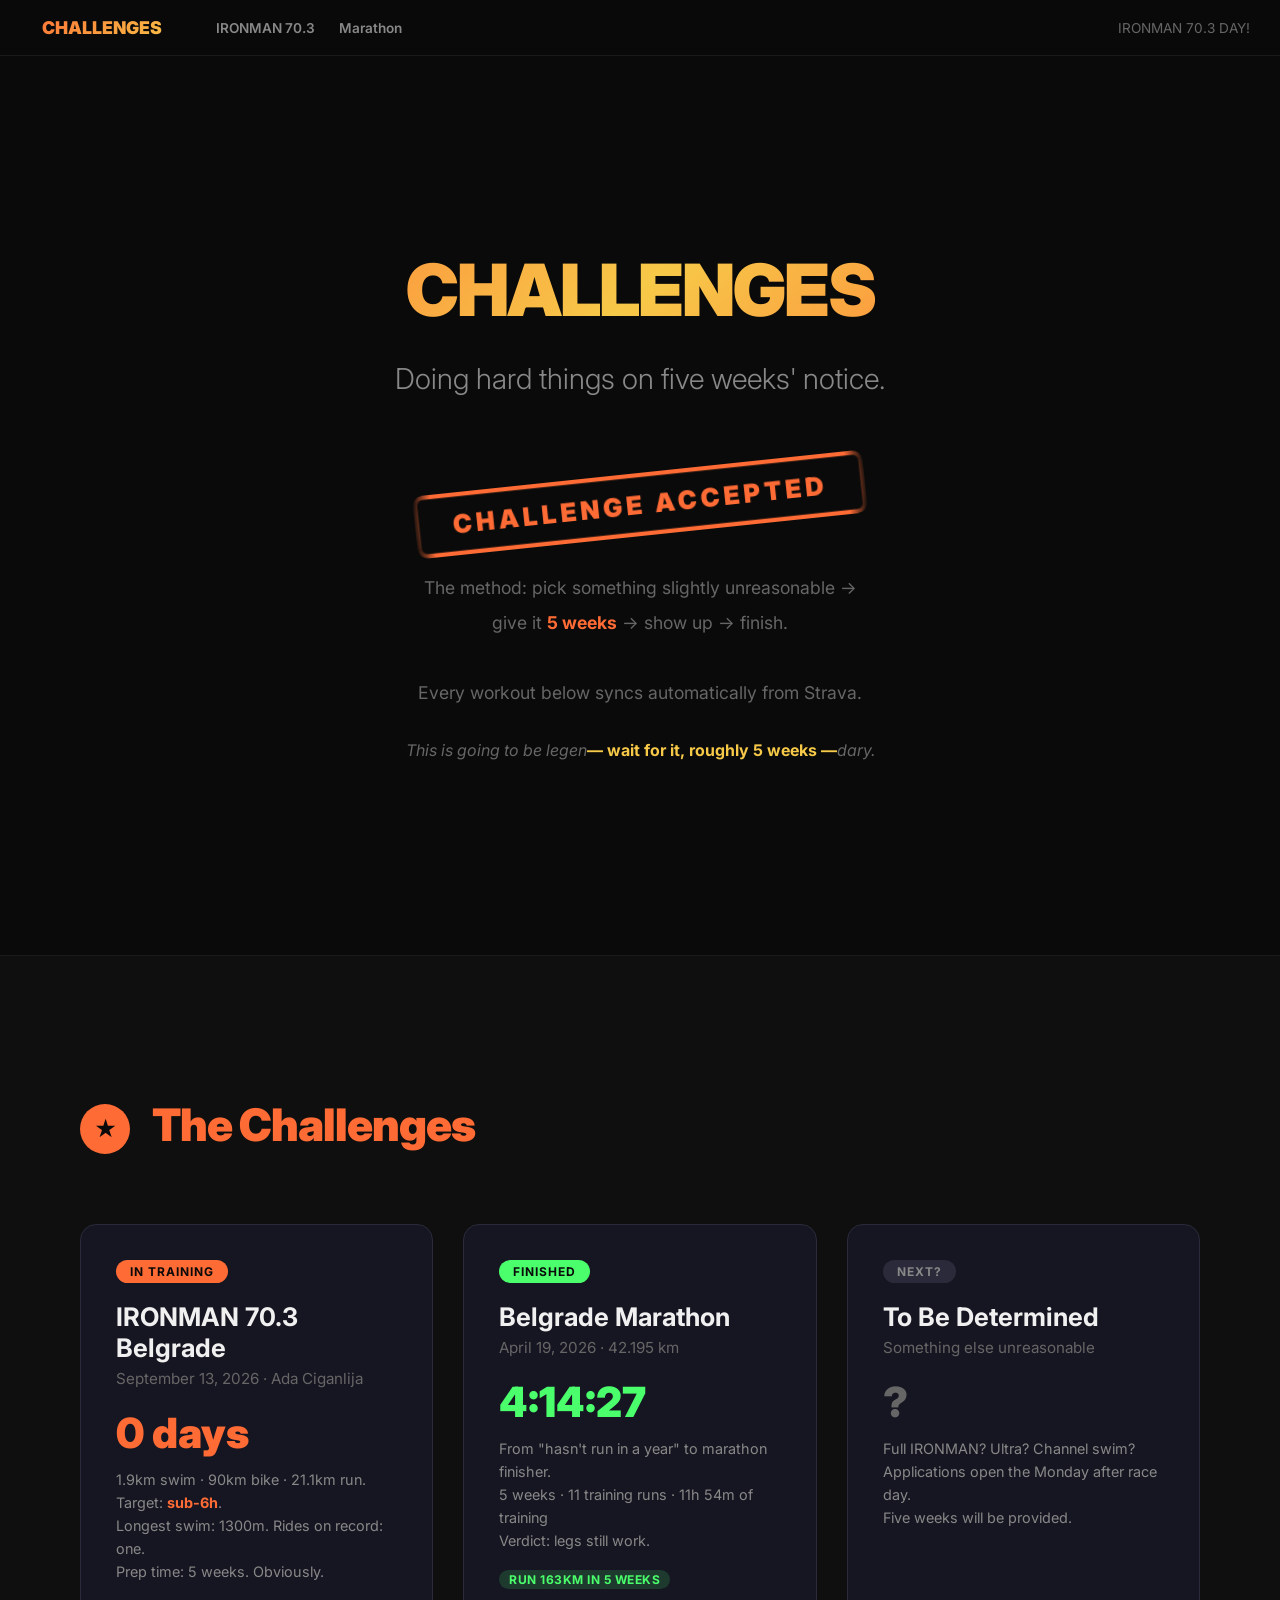
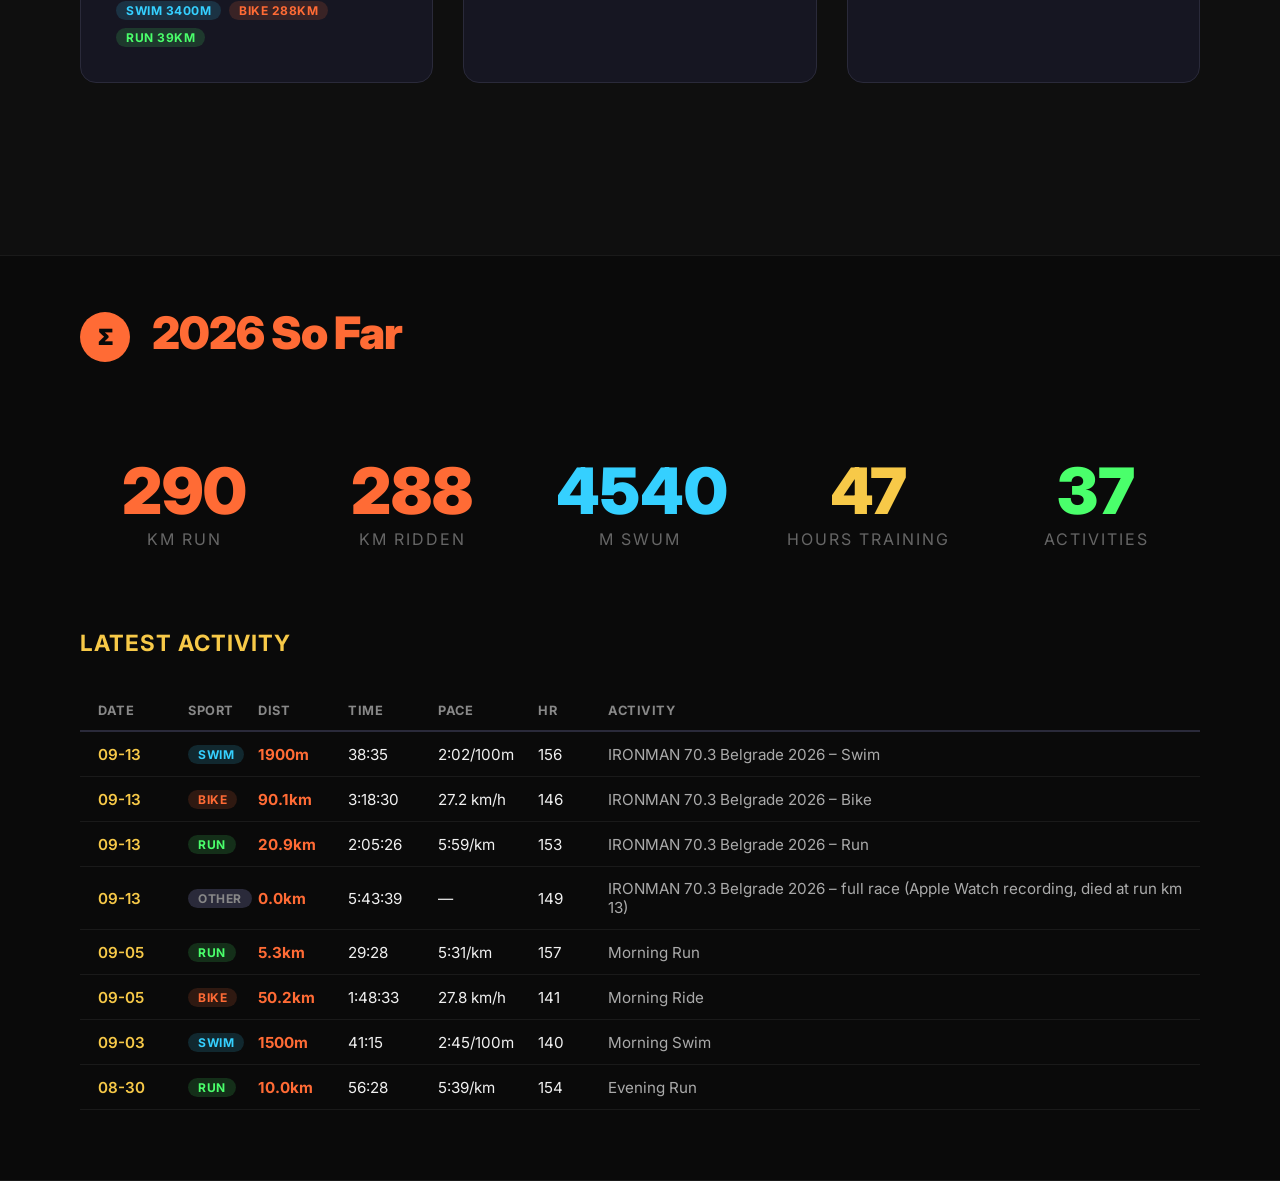
<file: index.html>
<!DOCTYPE html>
<html lang="en">
<head>
<meta charset="UTF-8">
<meta name="viewport" content="width=device-width, initial-scale=1.0">
<title>Challenges — Nebojša does hard things on short notice</title>
<link rel="stylesheet" href="assets/style.css">
</head>
<body>

<nav>
  <a class="logo" href="index.html">CHALLENGES</a>
  <button class="nav-toggle">☰</button>
  <div class="nav-links">
    <a href="ironman-70-3-belgrade-2026.html">IRONMAN 70.3</a>
    <a href="belgrade-marathon-2026.html">Marathon</a>
  </div>
  <span class="countdown" id="countdown"></span>
</nav>
<div class="mobile-countdown" id="mobileCountdown" style="display:none;"></div>

<div class="page">

<!-- HERO -->
<div class="slide slide-title" id="top">
  <h1>CHALLENGES</h1>
  <p class="subtitle">Doing hard things on five weeks' notice.</p>
  <div><span class="stamp">Challenge Accepted</span></div>
  <p class="meta">
    The method: pick something slightly unreasonable →<br>
    give it <strong>5 weeks</strong> → show up → finish.<br><br>
    Every workout below syncs automatically from Strava.
  </p>
  <p class="legendary">This is going to be legen<span class="wait">— wait for it, roughly 5 weeks —</span>dary.</p>
</div>

<!-- CHALLENGE CARDS -->
<div class="slide" id="challenges">
  <h2><span class="number">★</span> The Challenges</h2>

  <div class="challenge-grid">

    <a class="challenge-card" href="ironman-70-3-belgrade-2026.html">
      <span class="status live">In Training</span>
      <h3>IRONMAN 70.3 Belgrade</h3>
      <div class="sub">September 13, 2026 · Ada Ciganlija</div>
      <div class="headline" id="im-countdown">—</div>
      <div class="detail">
        1.9km swim · 90km bike · 21.1km run. Target: <strong style="color:var(--orange)">sub-6h</strong>.<br>
        Longest swim: 1300m. Rides on record: one.<br>
        Prep time: 5 weeks. Obviously.
      </div>
      <div class="disciplines">
        <span class="sport-badge Swim" id="im-swim">Swim —</span>
        <span class="sport-badge Ride" id="im-bike">Bike —</span>
        <span class="sport-badge Run" id="im-run">Run —</span>
      </div>
    </a>

    <a class="challenge-card" href="belgrade-marathon-2026.html">
      <span class="status done">Finished</span>
      <h3>Belgrade Marathon</h3>
      <div class="sub">April 19, 2026 · 42.195 km</div>
      <div class="headline green">4:14:27</div>
      <div class="detail">
        From "hasn't run in a year" to marathon finisher.<br>
        <span id="mar-stats">5 weeks · 11 training runs</span><br>
        Verdict: legs still work.
      </div>
      <div class="disciplines">
        <span class="sport-badge Run">Run 163km in 5 weeks</span>
      </div>
    </a>

    <div class="challenge-card" style="cursor:default;">
      <span class="status future">Next?</span>
      <h3>To Be Determined</h3>
      <div class="sub">Something else unreasonable</div>
      <div class="headline" style="color:var(--dim);">?</div>
      <div class="detail">
        Full IRONMAN? Ultra? Channel swim?<br>
        Applications open the Monday after race day.<br>
        Five weeks will be provided.
      </div>
    </div>

  </div>
</div>

<!-- 2026 TOTALS -->
<div class="slide slide-compact" id="totals">
  <h2><span class="number">Σ</span> 2026 So Far</h2>
  <div class="stat-row">
    <div class="big-stat"><div class="number-val" id="t-run">—</div><div class="label">km run</div></div>
    <div class="big-stat"><div class="number-val" style="color:var(--bike)" id="t-bike">—</div><div class="label">km ridden</div></div>
    <div class="big-stat"><div class="number-val" style="color:var(--swim)" id="t-swim">—</div><div class="label">m swum</div></div>
    <div class="big-stat"><div class="number-val" style="color:var(--gold)" id="t-hours">—</div><div class="label">hours training</div></div>
    <div class="big-stat"><div class="number-val" style="color:var(--green)" id="t-acts">—</div><div class="label">activities</div></div>
  </div>

  <h3>Latest Activity</h3>
  <div class="run-log" id="latestLog"></div>
</div>

</div>

<script src="data/activities.js"></script>
<script src="assets/site.js"></script>
<script>
  startCountdown('countdown', '2026-09-13', 'IRONMAN 70.3');

  // IM 70.3 card: countdown + per-discipline totals since plan start
  const IM_START = '2026-08-08';
  document.getElementById('im-countdown').textContent = daysUntil('2026-09-13') + ' days';
  const tri = ACT.filter(a => a.date >= IM_START);
  document.getElementById('im-swim').textContent = 'Swim ' + (sumKm(bySport(tri, 'Swim')) * 1000).toFixed(0) + 'm';
  document.getElementById('im-bike').textContent = 'Bike ' + sumKm(bySport(tri, 'Ride')).toFixed(0) + 'km';
  document.getElementById('im-run').textContent = 'Run ' + sumKm(bySport(tri, 'Run')).toFixed(0) + 'km';

  // Marathon card training stats (Mar 14 – Apr 19, runs before race day)
  const mar = ACT.filter(a => a.sport === 'Run' && inRange(a, '2026-03-14', '2026-04-18'));
  const marH = sumH(mar) ;
  document.getElementById('mar-stats').textContent =
    `5 weeks · ${mar.length} training runs · ${fmtH(marH)} of training`;

  // 2026 totals
  document.getElementById('t-run').textContent = sumKm(bySport(ACT, 'Run')).toFixed(0);
  document.getElementById('t-bike').textContent = sumKm(bySport(ACT, 'Ride')).toFixed(0);
  document.getElementById('t-swim').textContent = (sumKm(bySport(ACT, 'Swim')) * 1000).toFixed(0);
  document.getElementById('t-hours').textContent = sumH(ACT).toFixed(0);
  document.getElementById('t-acts').textContent = ACT.length;

  // Latest 8 activities
  renderLog('latestLog', () => true);
  const log = document.getElementById('latestLog');
  while (log.children.length > 9) log.removeChild(log.lastChild); // header + 8
</script>

</body>
</html>
</file>
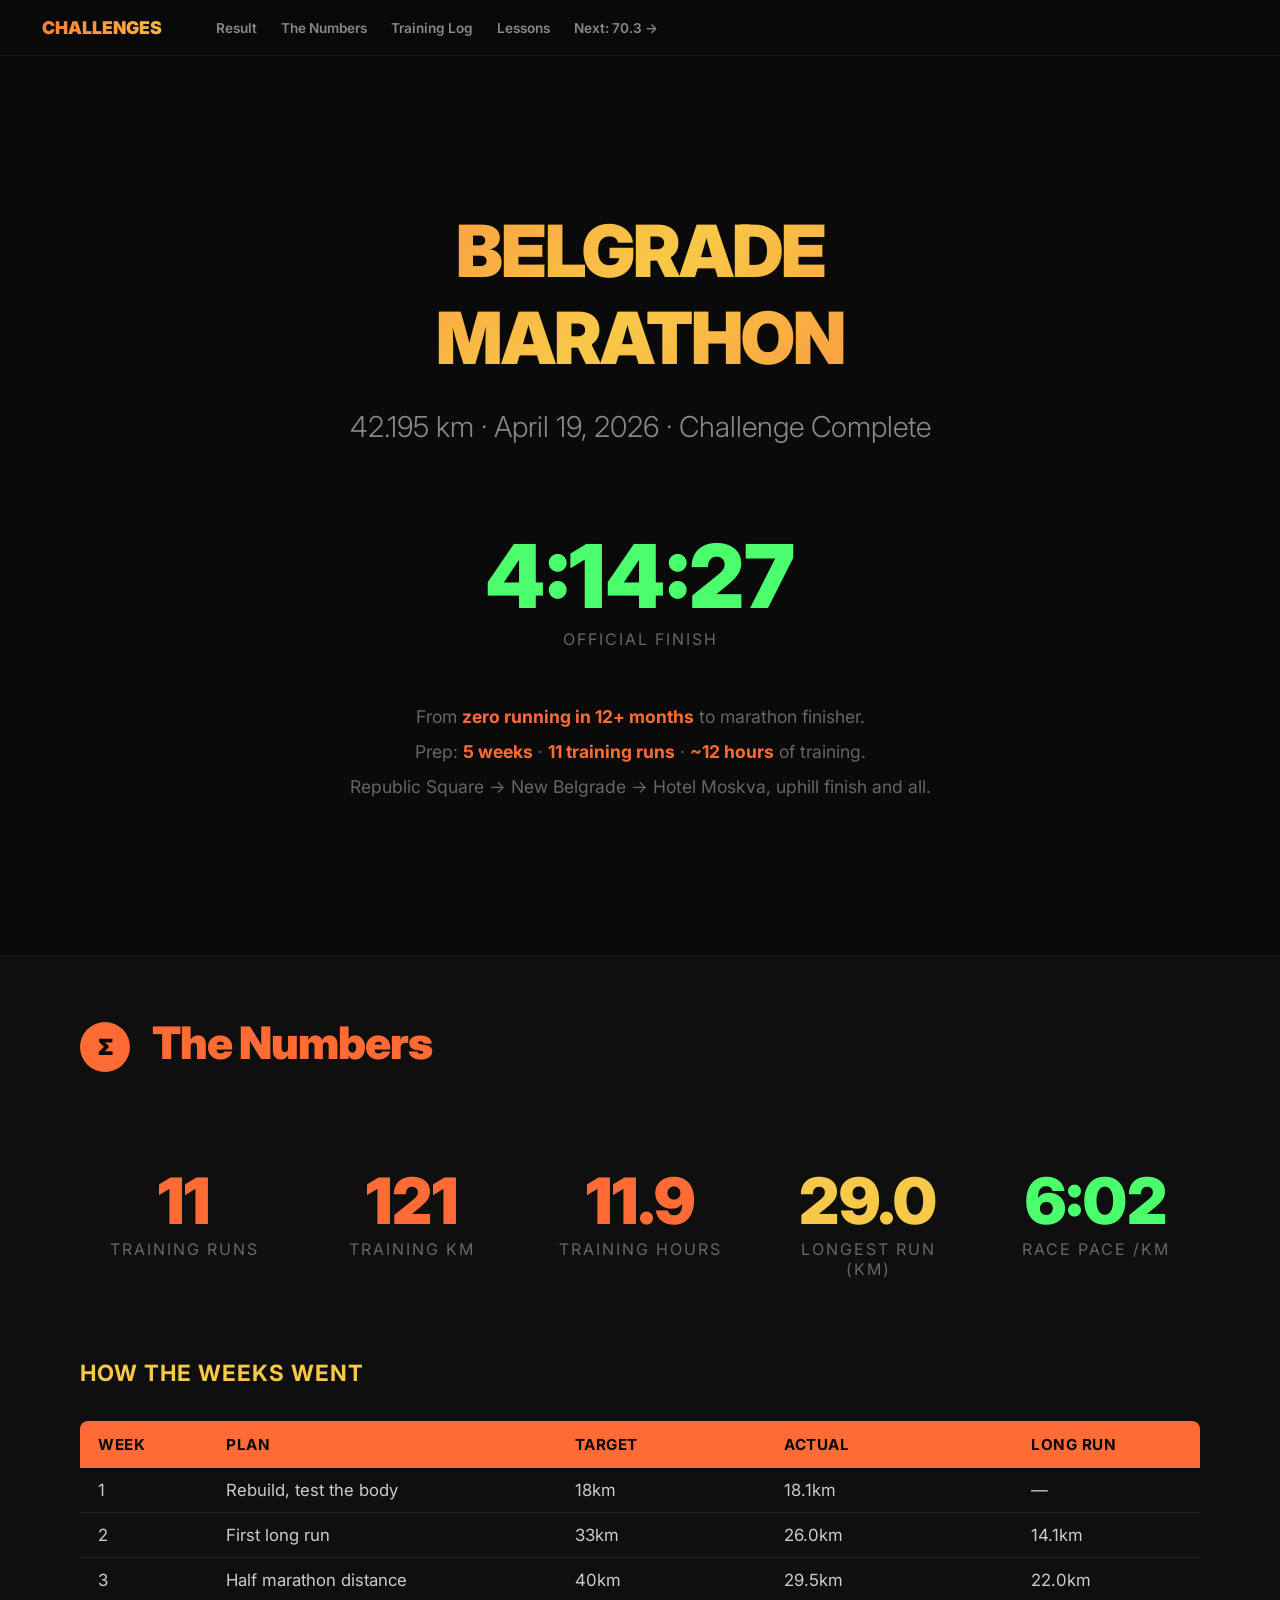
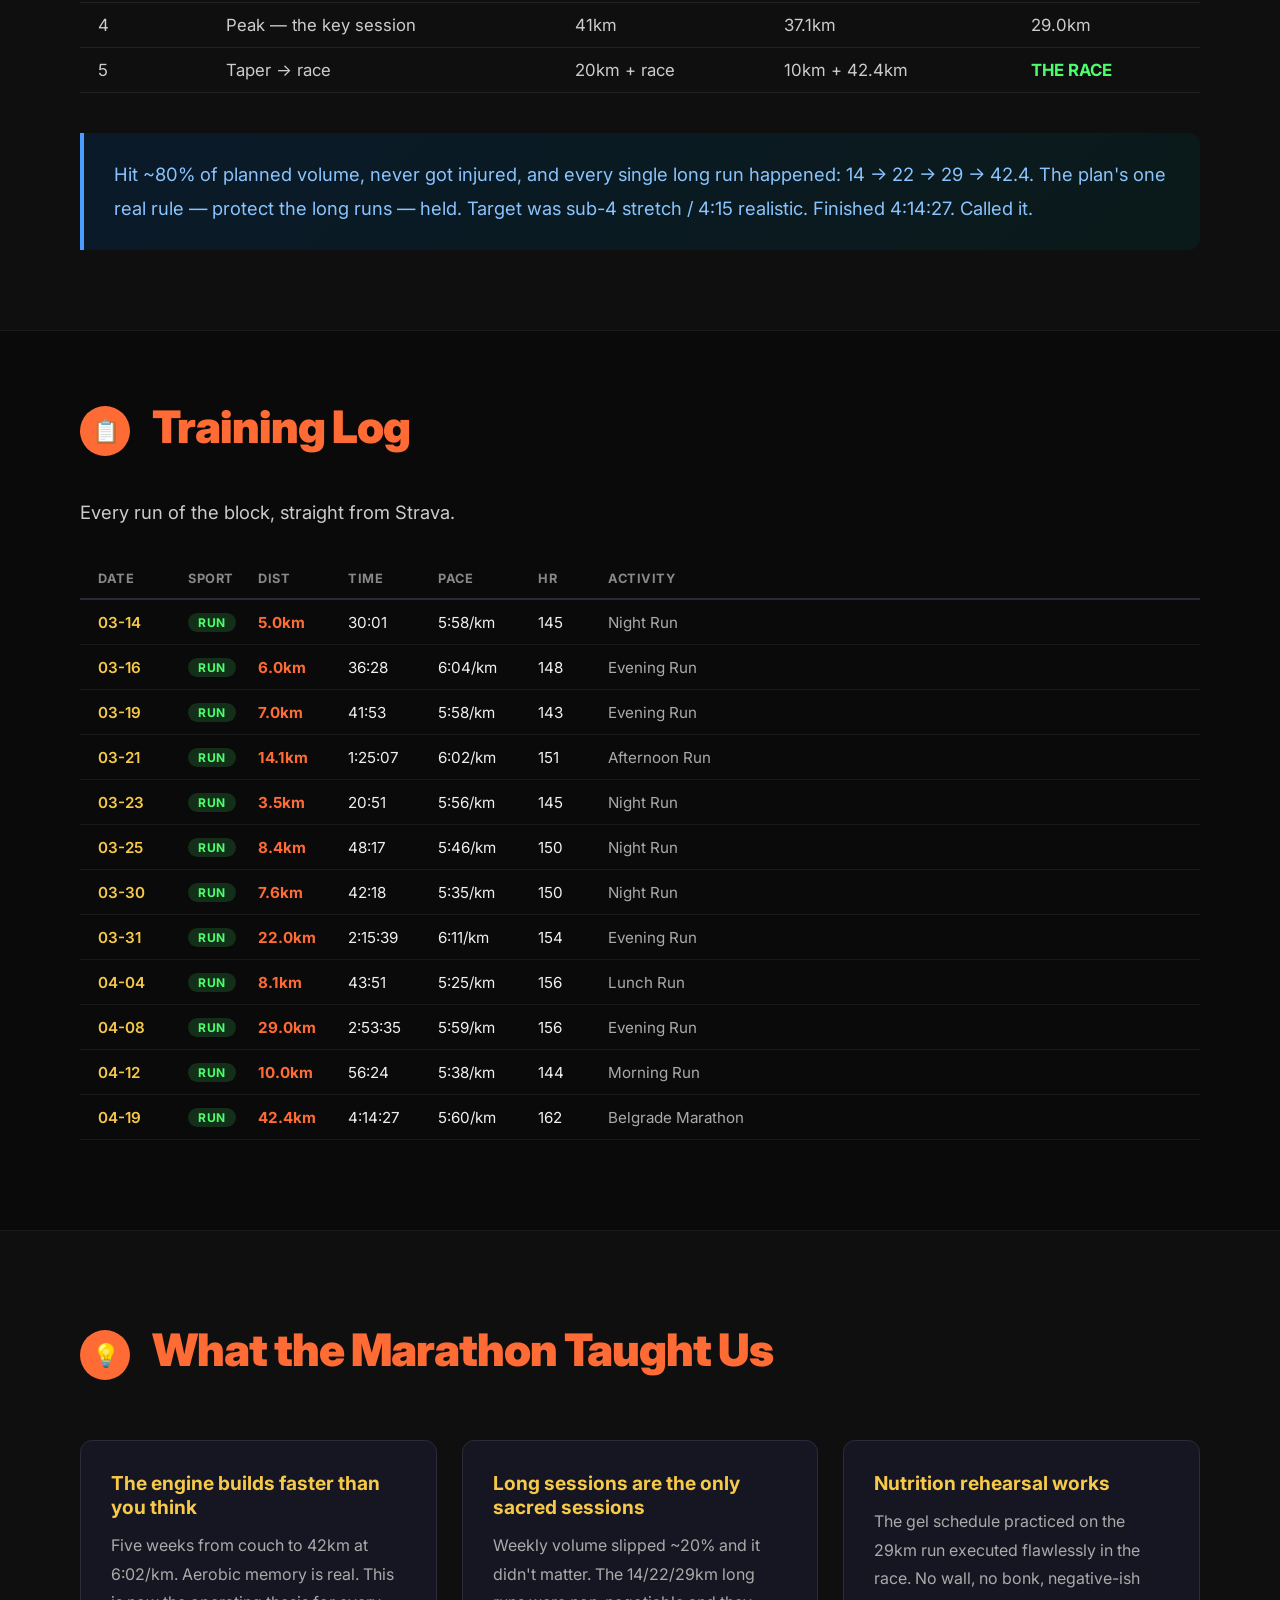
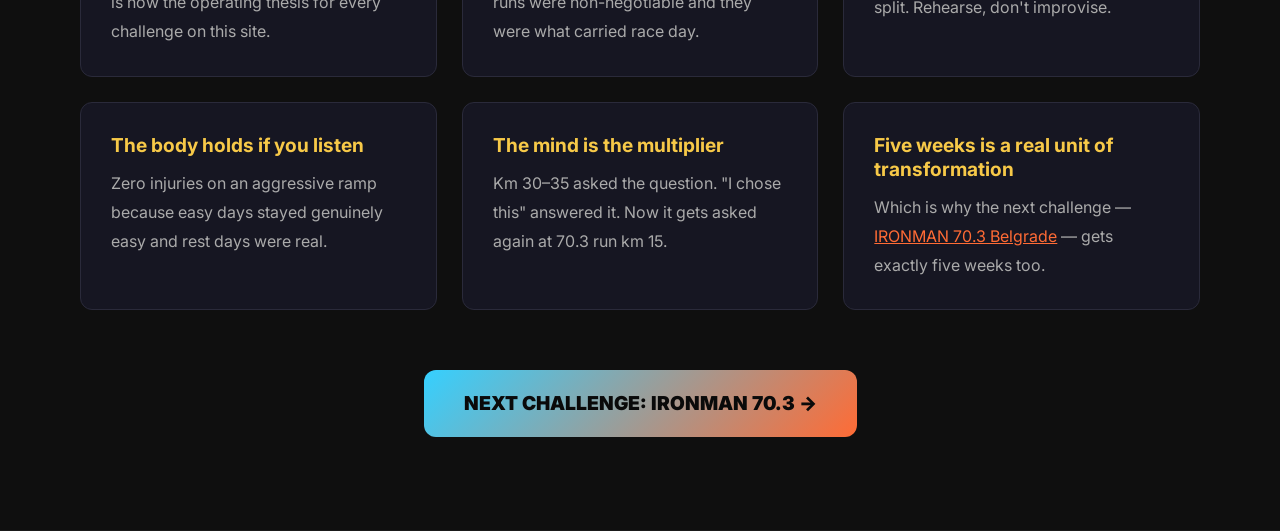
<file: belgrade-marathon-2026.html>
<!DOCTYPE html>
<html lang="en">
<head>
<meta charset="UTF-8">
<meta name="viewport" content="width=device-width, initial-scale=1.0">
<title>Belgrade Marathon 2026 — Challenge Complete</title>
<link rel="stylesheet" href="assets/style.css">
</head>
<body>

<nav>
  <a class="logo" href="index.html">CHALLENGES</a>
  <button class="nav-toggle">☰</button>
  <div class="nav-links">
    <a href="#result">Result</a>
    <a href="#numbers">The Numbers</a>
    <a href="#log">Training Log</a>
    <a href="#lessons">Lessons</a>
    <a href="ironman-70-3-belgrade-2026.html">Next: 70.3 →</a>
  </div>
</nav>

<div class="page">

<!-- TITLE -->
<div class="slide slide-title" id="result">
  <h1>BELGRADE<br>MARATHON</h1>
  <p class="subtitle">42.195 km · April 19, 2026 · Challenge Complete</p>
  <div class="big-stat" style="margin:10px 0 30px;">
    <div class="number-val" style="color:var(--green);font-size:5.5rem;">4:14:27</div>
    <div class="label">Official finish</div>
  </div>
  <p class="meta">
    From <strong>zero running in 12+ months</strong> to marathon finisher.<br>
    Prep: <strong>5 weeks</strong> · <strong>11 training runs</strong> · <strong id="prep-hours">~12 hours</strong> of training.<br>
    Republic Square → New Belgrade → Hotel Moskva, uphill finish and all.
  </p>
</div>

<!-- NUMBERS -->
<div class="slide" id="numbers">
  <h2><span class="number">Σ</span> The Numbers</h2>
  <div class="stat-row">
    <div class="big-stat"><div class="number-val" id="n-runs">—</div><div class="label">training runs</div></div>
    <div class="big-stat"><div class="number-val" id="n-km">—</div><div class="label">training km</div></div>
    <div class="big-stat"><div class="number-val" id="n-hours">—</div><div class="label">training hours</div></div>
    <div class="big-stat"><div class="number-val" style="color:var(--gold)" id="n-long">29.0</div><div class="label">longest run (km)</div></div>
    <div class="big-stat"><div class="number-val" style="color:var(--green)">6:02</div><div class="label">race pace /km</div></div>
  </div>

  <h3>How the weeks went</h3>
  <div class="table-wrap"><table>
    <thead><tr><th>Week</th><th>Plan</th><th>Target</th><th>Actual</th><th>Long run</th></tr></thead>
    <tbody>
      <tr><td>1</td><td>Rebuild, test the body</td><td>18km</td><td>18.1km</td><td>—</td></tr>
      <tr><td>2</td><td>First long run</td><td>33km</td><td>26.0km</td><td>14.1km</td></tr>
      <tr><td>3</td><td>Half marathon distance</td><td>40km</td><td>29.5km</td><td>22.0km</td></tr>
      <tr><td>4</td><td>Peak — the key session</td><td>41km</td><td>37.1km</td><td>29.0km</td></tr>
      <tr><td>5</td><td>Taper → race</td><td>20km + race</td><td>10km + 42.4km</td><td><strong style="color:var(--green)">THE RACE</strong></td></tr>
    </tbody>
  </table></div>

  <div class="info"><p>Hit ~80% of planned volume, never got injured, and every single long run happened: 14 → 22 → 29 → 42.4. The plan's one real rule — protect the long runs — held. Target was sub-4 stretch / 4:15 realistic. Finished 4:14:27. Called it.</p></div>
</div>

<!-- LOG -->
<div class="slide" id="log">
  <h2><span class="number">📋</span> Training Log</h2>
  <p style="margin-bottom:10px;">Every run of the block, straight from Strava.</p>
  <div class="run-log" id="marLog"></div>
</div>

<!-- LESSONS -->
<div class="slide" id="lessons">
  <h2><span class="number">💡</span> What the Marathon Taught Us</h2>
  <div class="card-grid">
    <div class="card"><h4>The engine builds faster than you think</h4><p>Five weeks from couch to 42km at 6:02/km. Aerobic memory is real. This is now the operating thesis for every challenge on this site.</p></div>
    <div class="card"><h4>Long sessions are the only sacred sessions</h4><p>Weekly volume slipped ~20% and it didn't matter. The 14/22/29km long runs were non-negotiable and they were what carried race day.</p></div>
    <div class="card"><h4>Nutrition rehearsal works</h4><p>The gel schedule practiced on the 29km run executed flawlessly in the race. No wall, no bonk, negative-ish split. Rehearse, don't improvise.</p></div>
    <div class="card"><h4>The body holds if you listen</h4><p>Zero injuries on an aggressive ramp because easy days stayed genuinely easy and rest days were real.</p></div>
    <div class="card"><h4>The mind is the multiplier</h4><p>Km 30–35 asked the question. "I chose this" answered it. Now it gets asked again at 70.3 run km 15.</p></div>
    <div class="card"><h4>Five weeks is a real unit of transformation</h4><p>Which is why the next challenge — <a href="ironman-70-3-belgrade-2026.html" style="color:var(--orange)">IRONMAN 70.3 Belgrade</a> — gets exactly five weeks too.</p></div>
  </div>

  <p style="margin-top:40px;text-align:center;">
    <a href="ironman-70-3-belgrade-2026.html" style="display:inline-block;background:linear-gradient(135deg,var(--swim),var(--orange));color:var(--bg);font-weight:900;padding:16px 40px;border-radius:12px;text-decoration:none;font-size:1.2rem;">NEXT CHALLENGE: IRONMAN 70.3 →</a>
  </p>
</div>

</div>

<script src="data/activities.js"></script>
<script src="assets/site.js"></script>
<script>
  // Training block: Mar 14 – Apr 18 (race Apr 19 shown separately)
  const training = ACT.filter(a => a.sport === 'Run' && inRange(a, '2026-03-14', '2026-04-18'));
  document.getElementById('n-runs').textContent = training.length;
  document.getElementById('n-km').textContent = sumKm(training).toFixed(0);
  document.getElementById('n-hours').textContent = sumH(training).toFixed(1);
  document.getElementById('prep-hours').textContent = '~' + Math.round(sumH(training)) + ' hours';

  // Full block log including race day, oldest first
  renderLog('marLog', a => a.sport === 'Run' && inRange(a, '2026-03-14', '2026-04-19'), false);
</script>

</body>
</html>
</file>
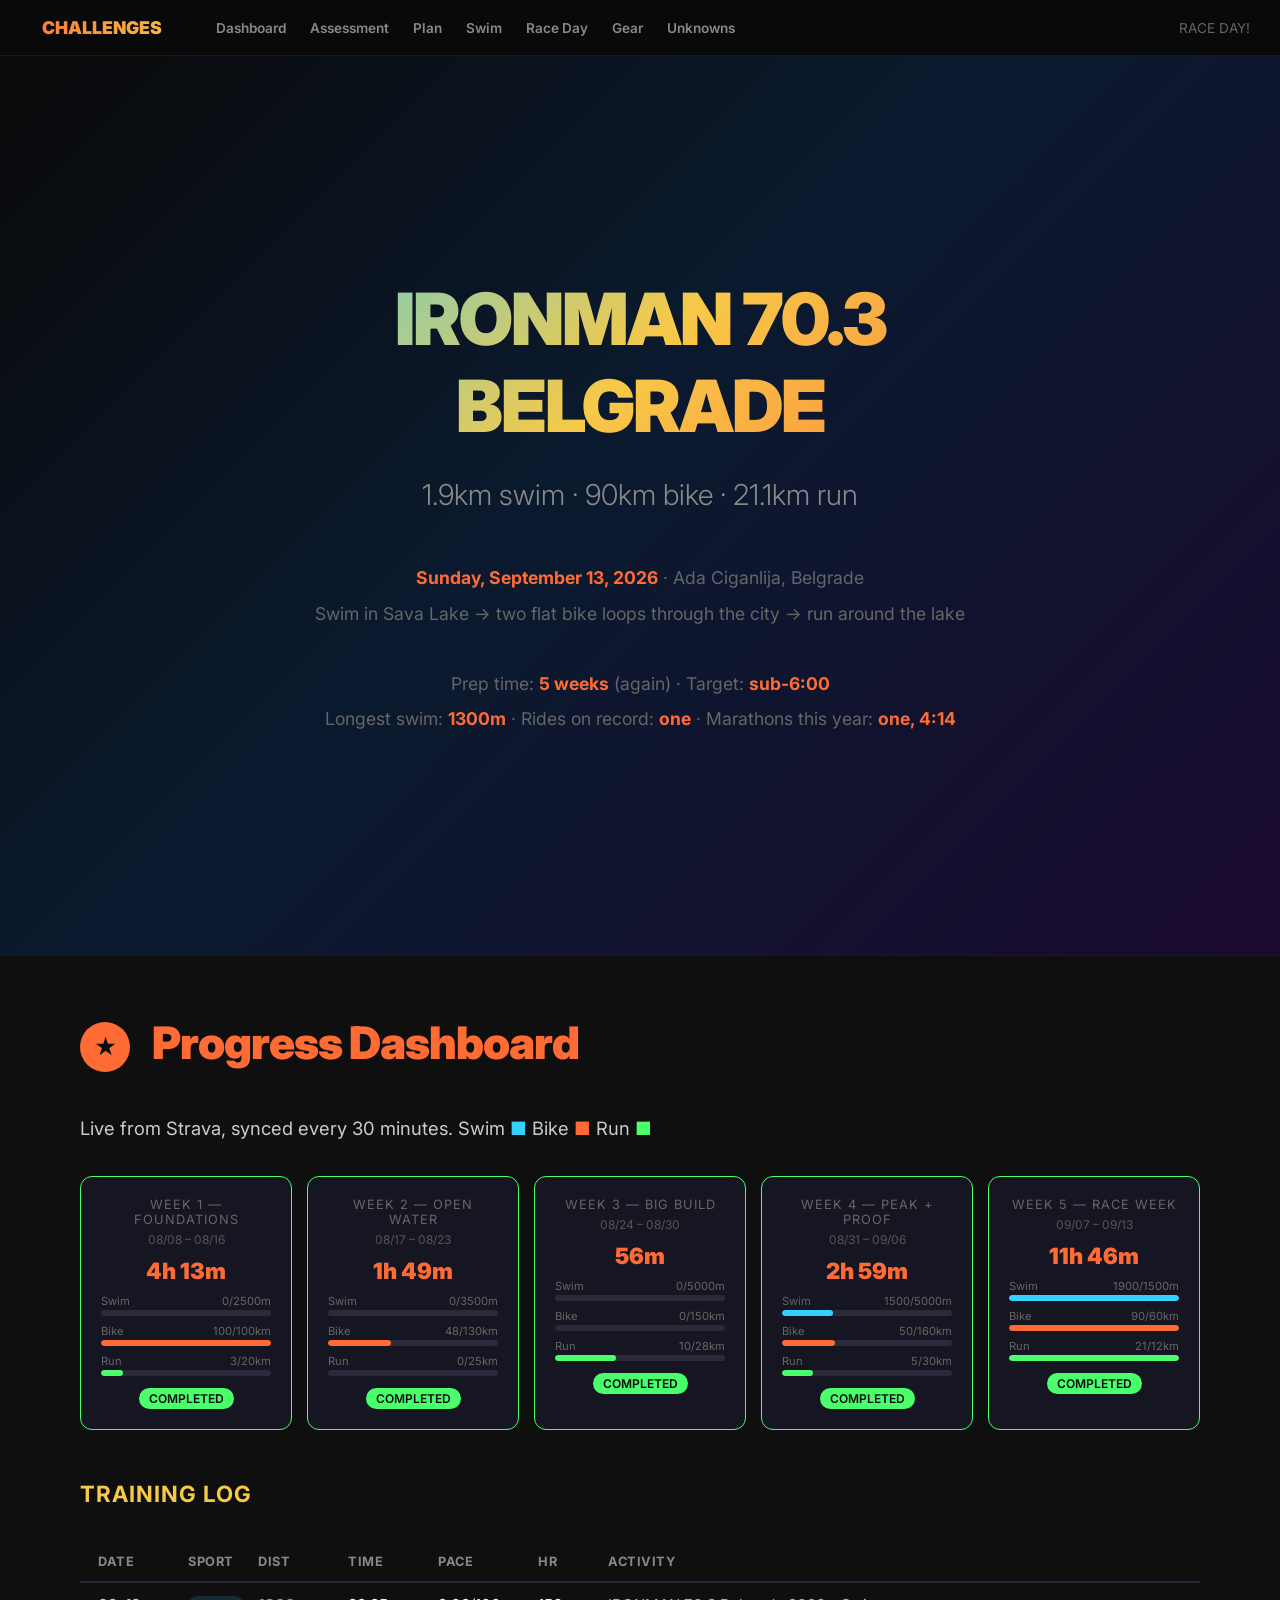
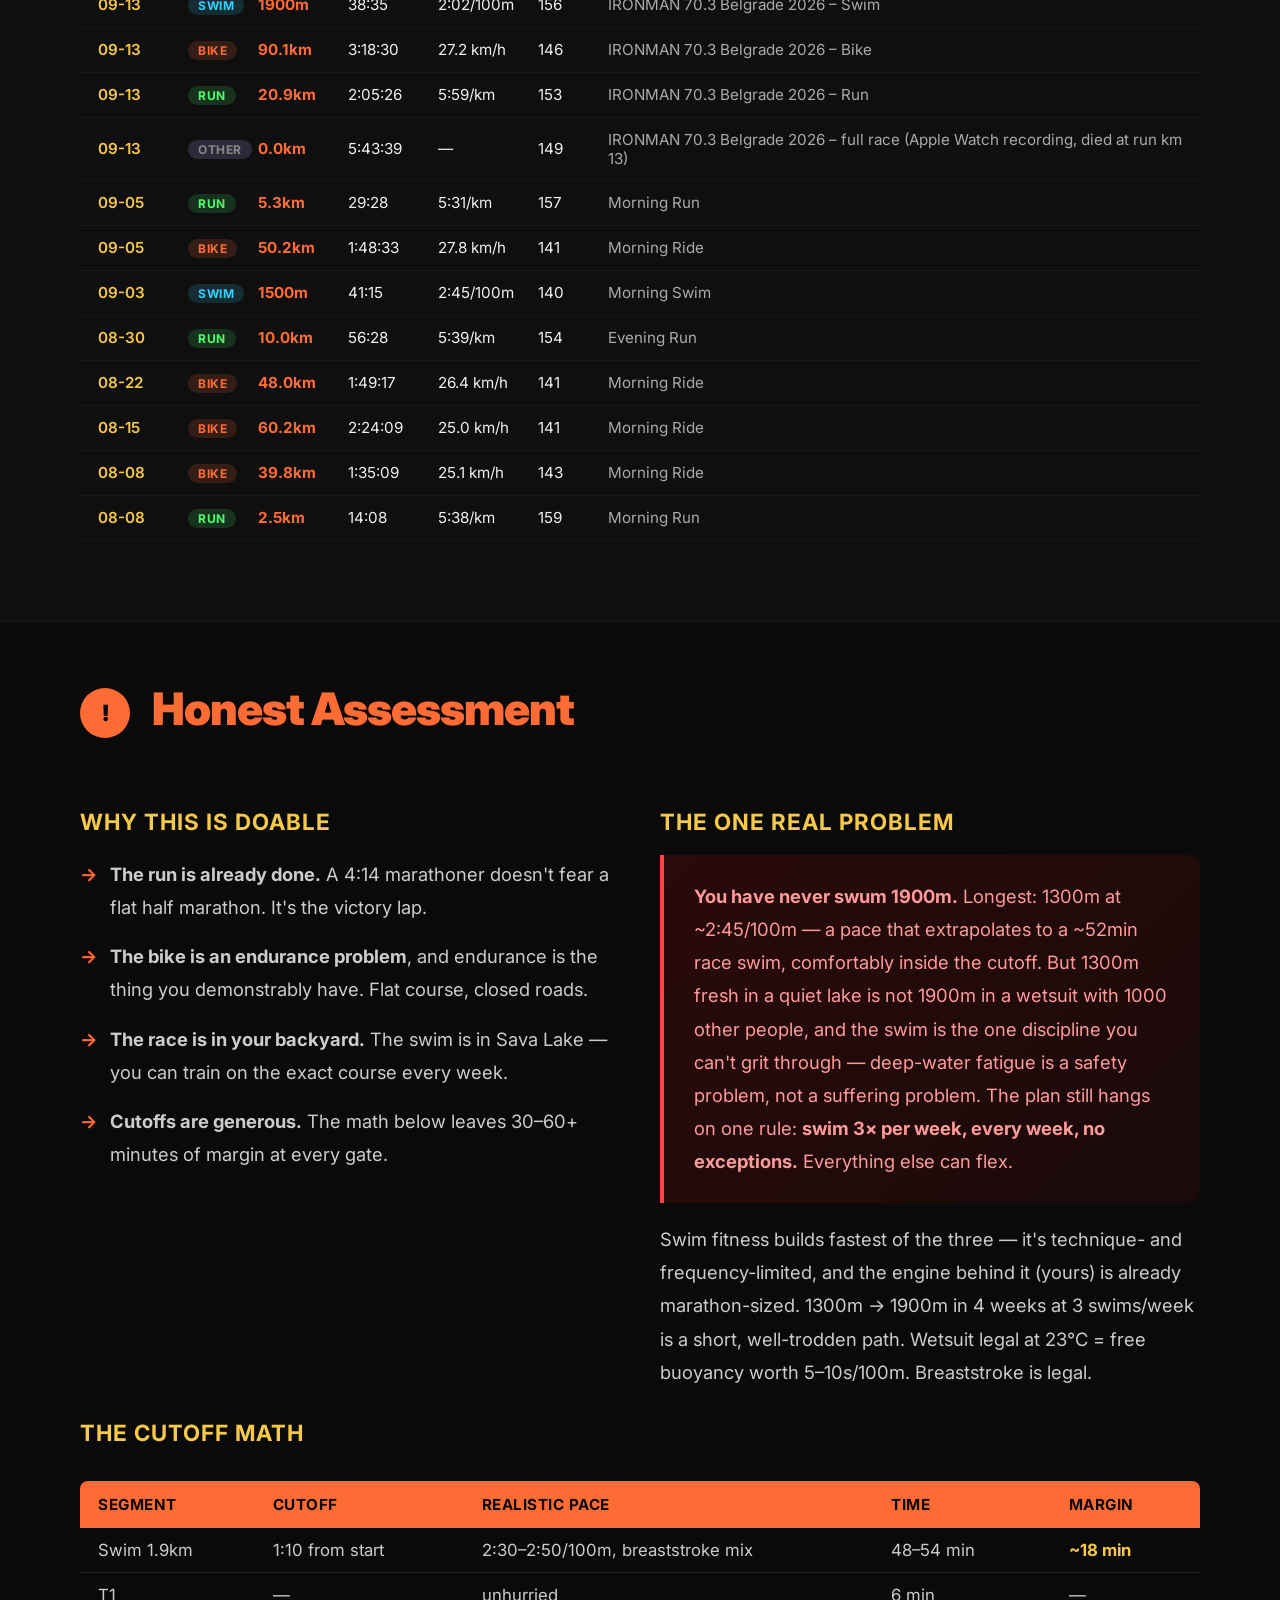
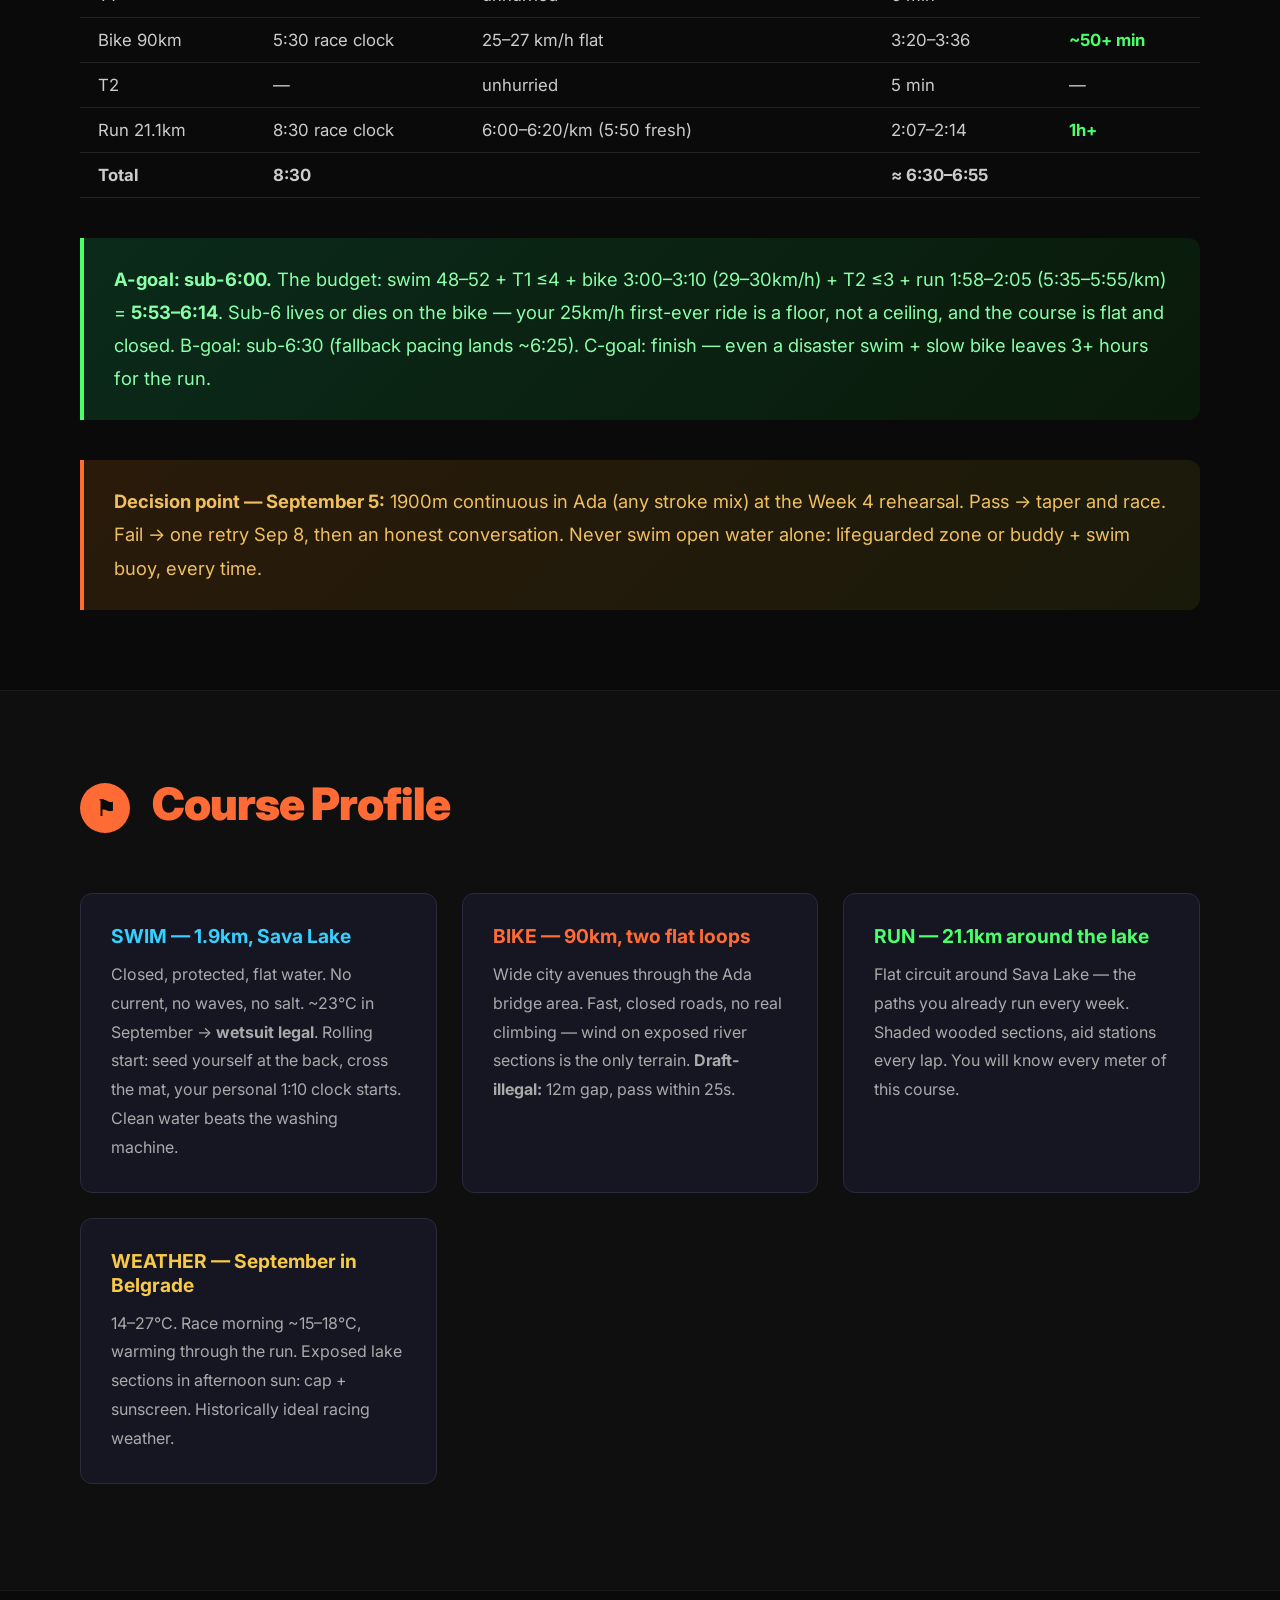
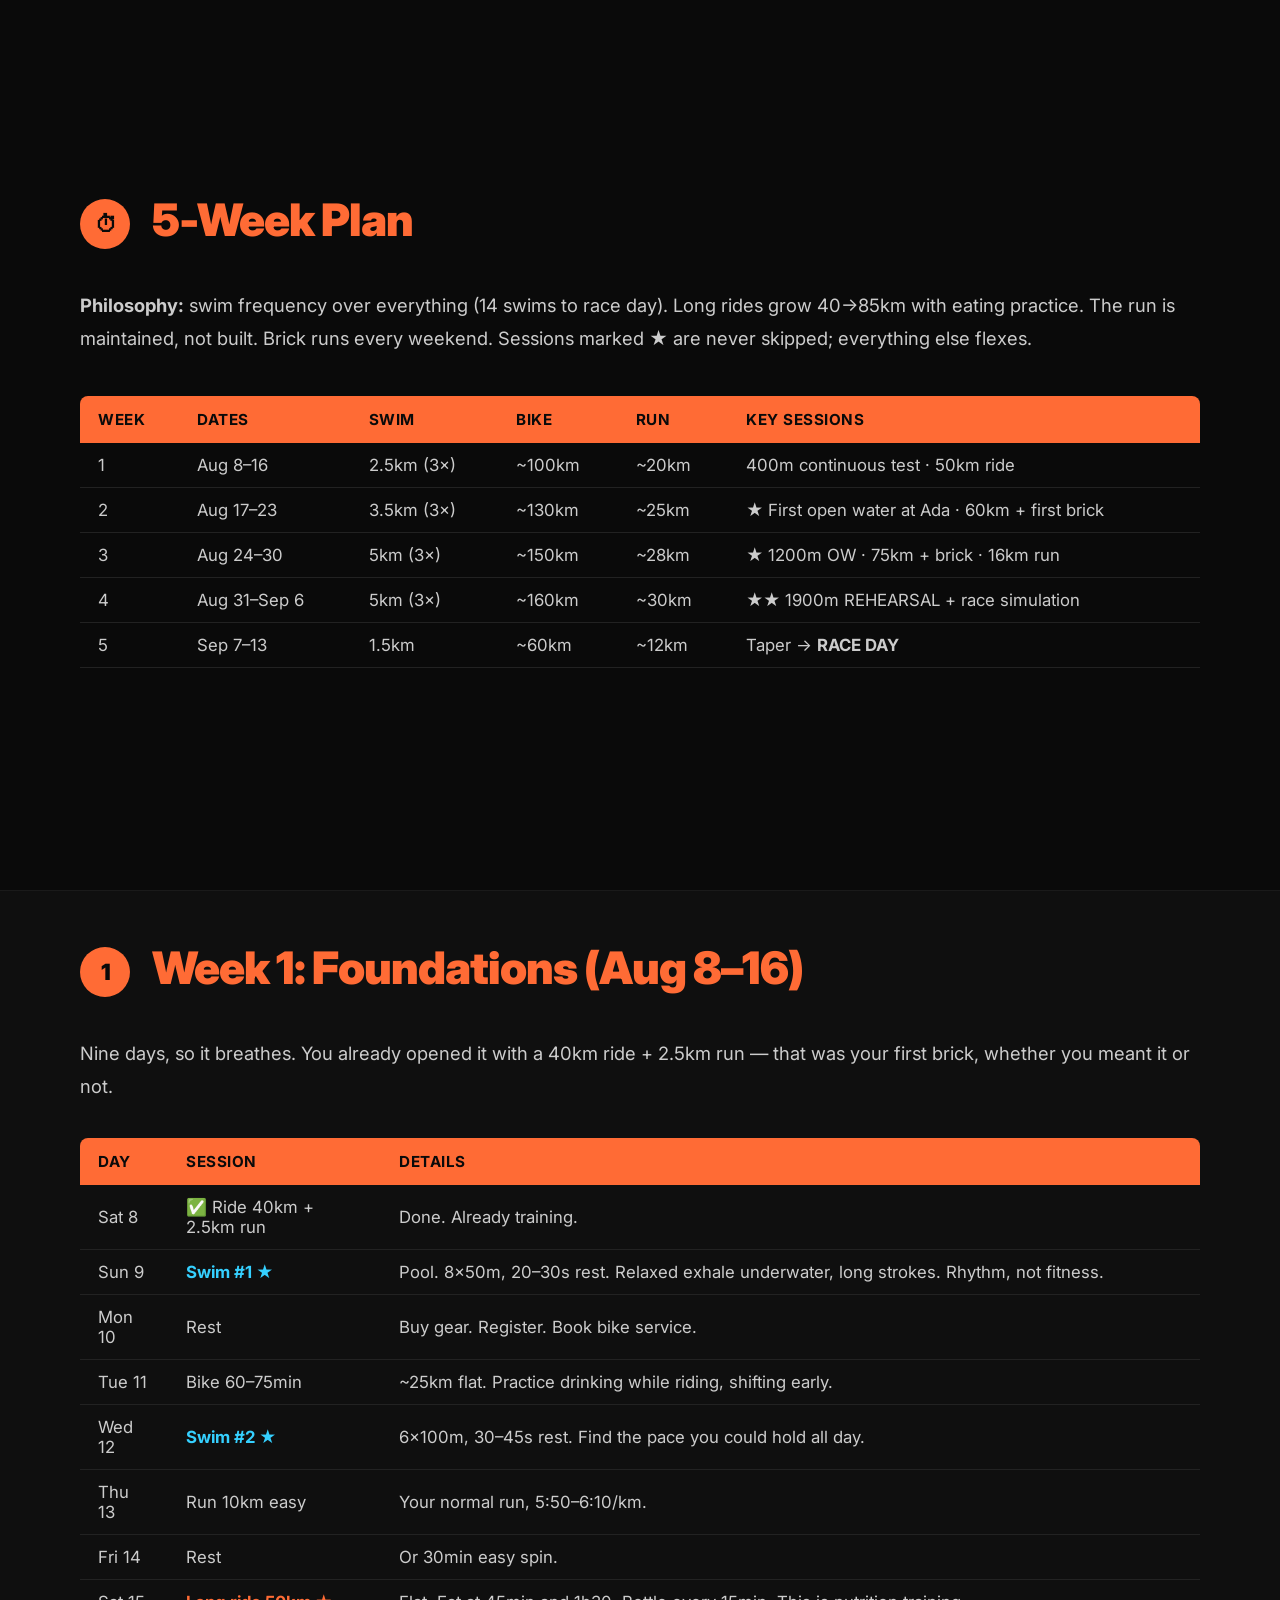
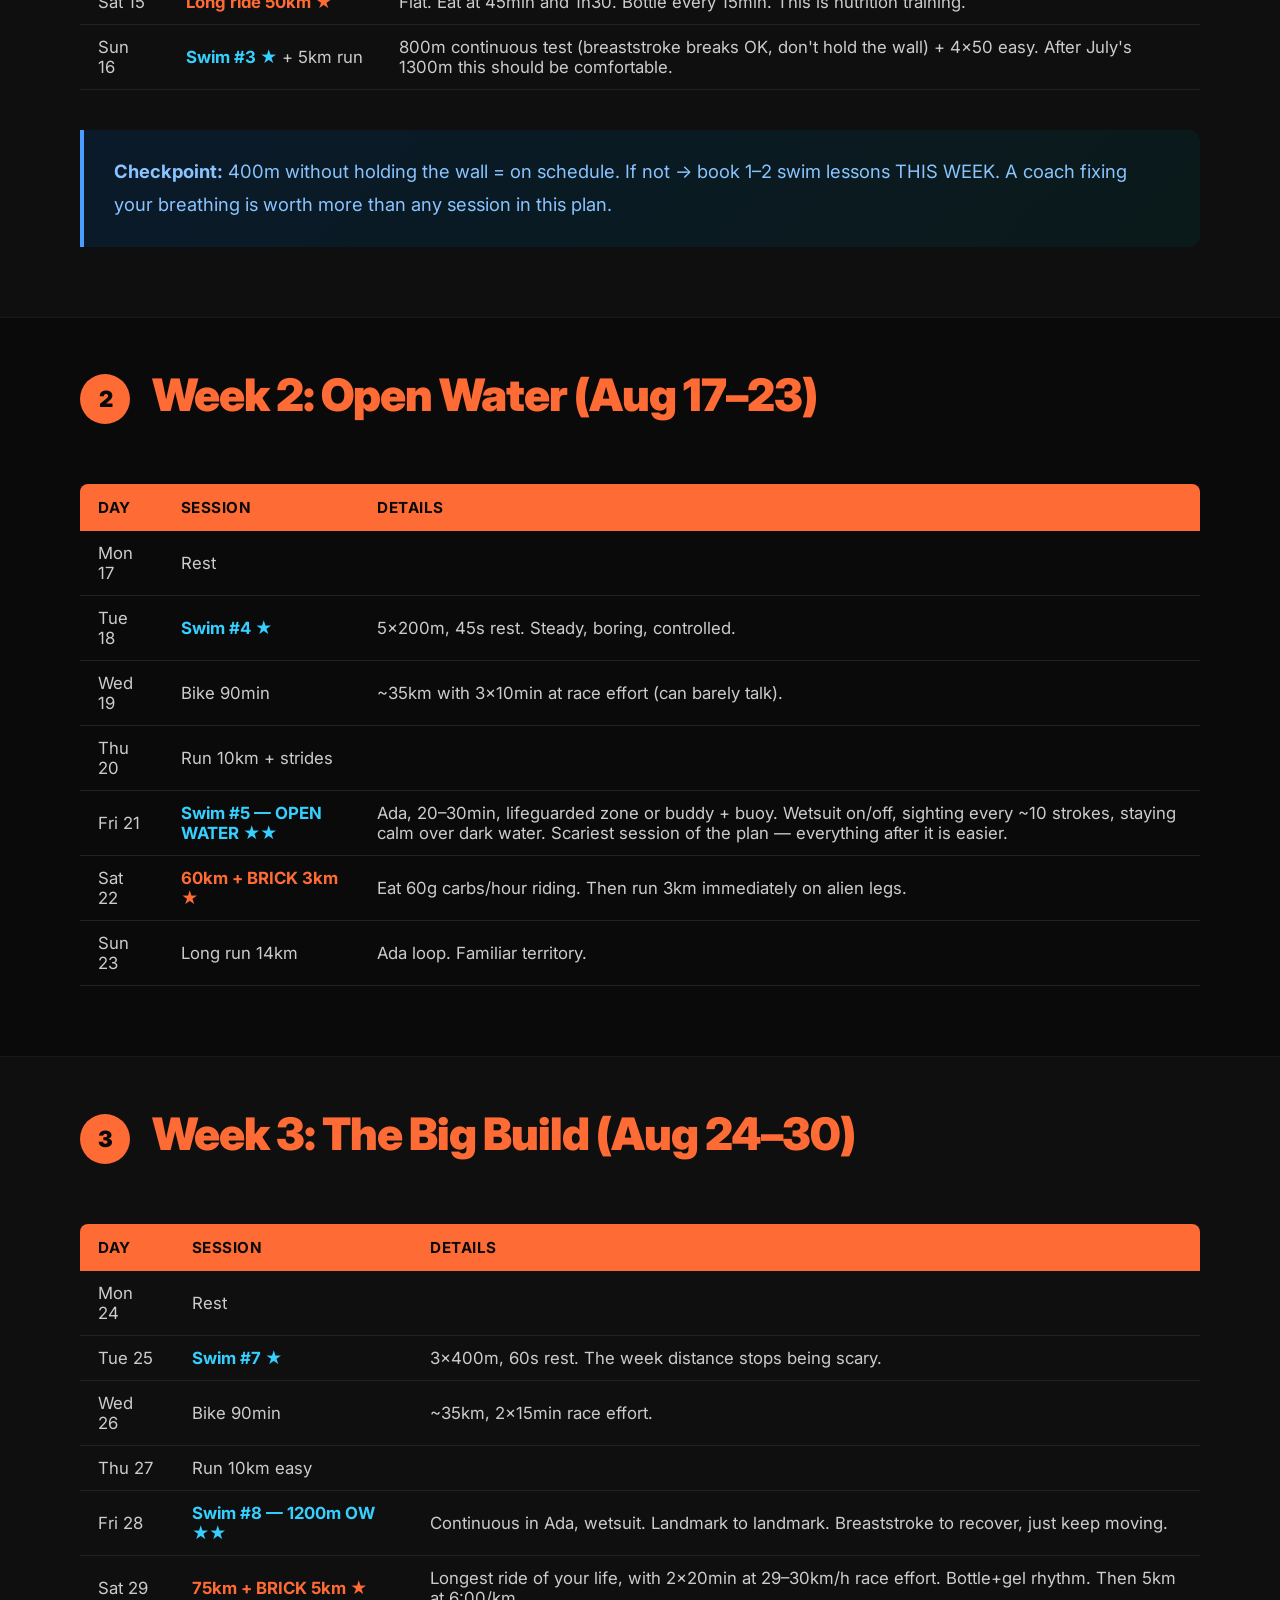
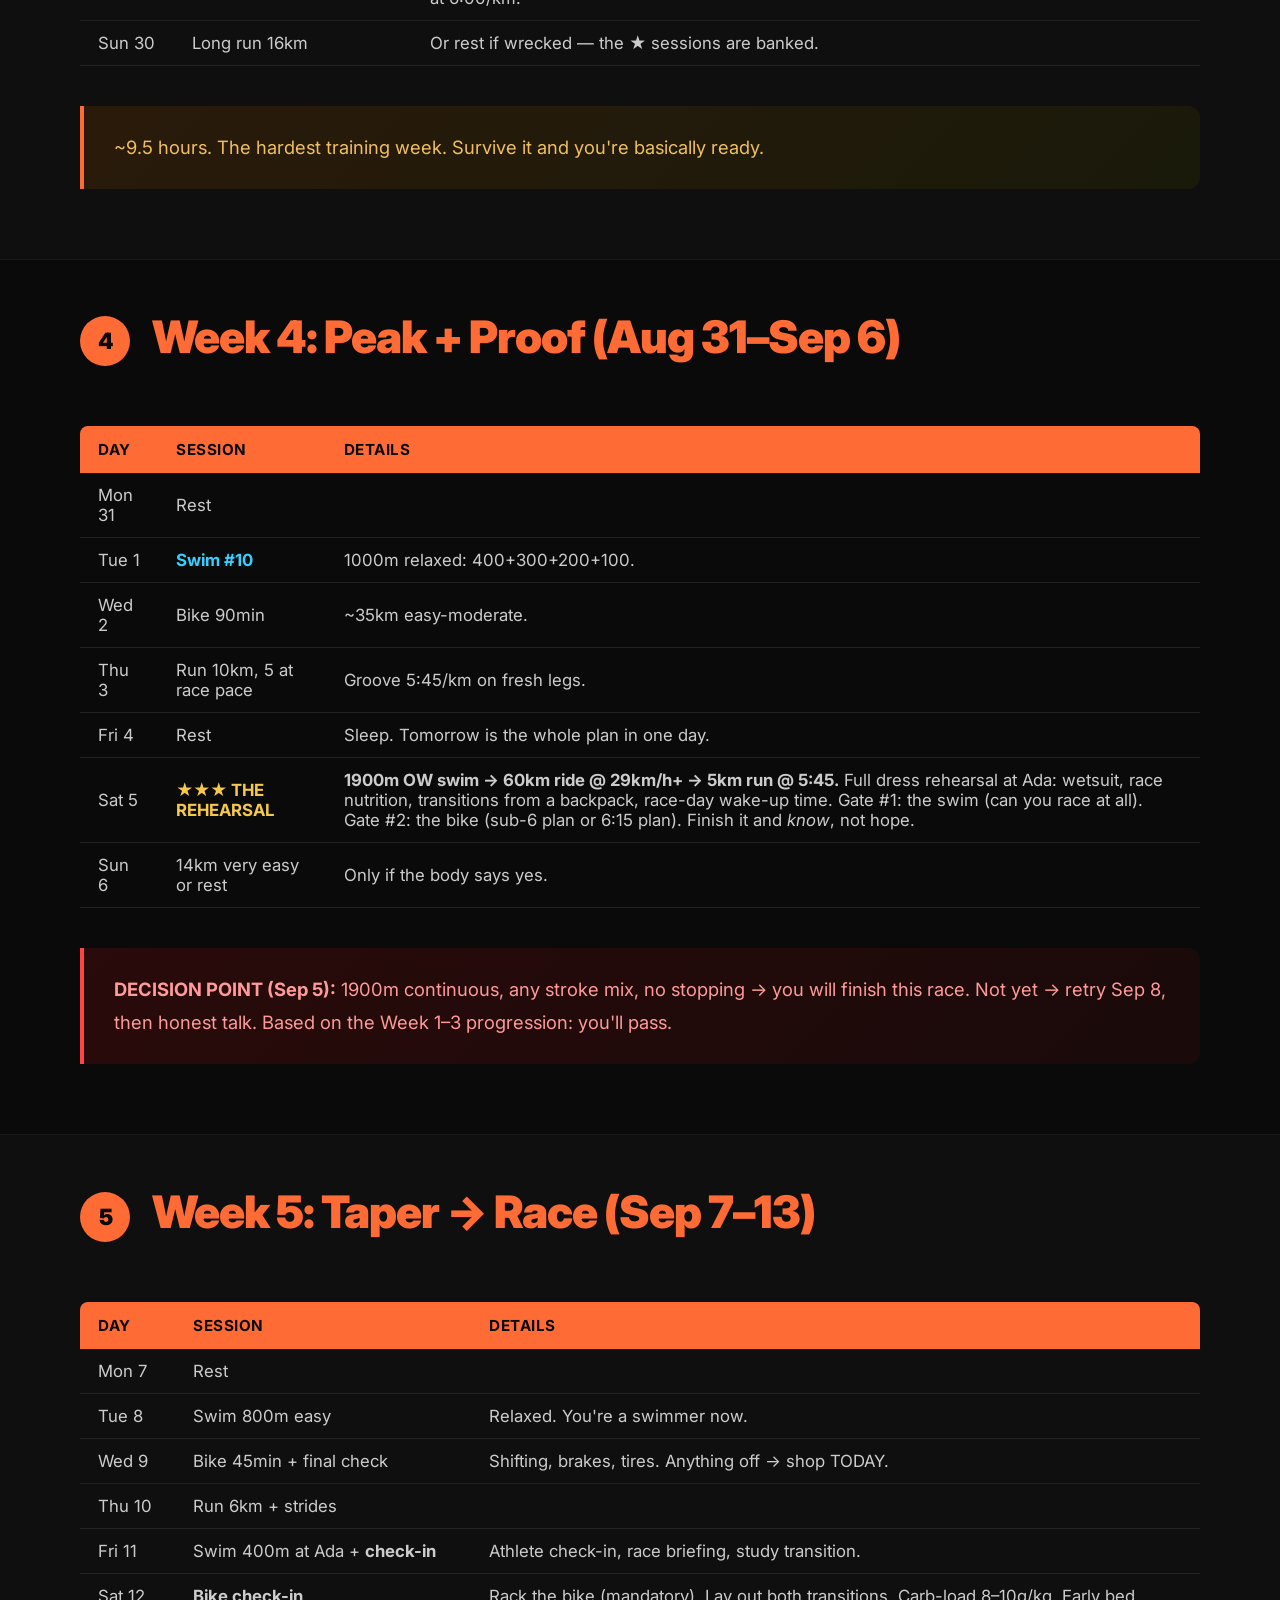
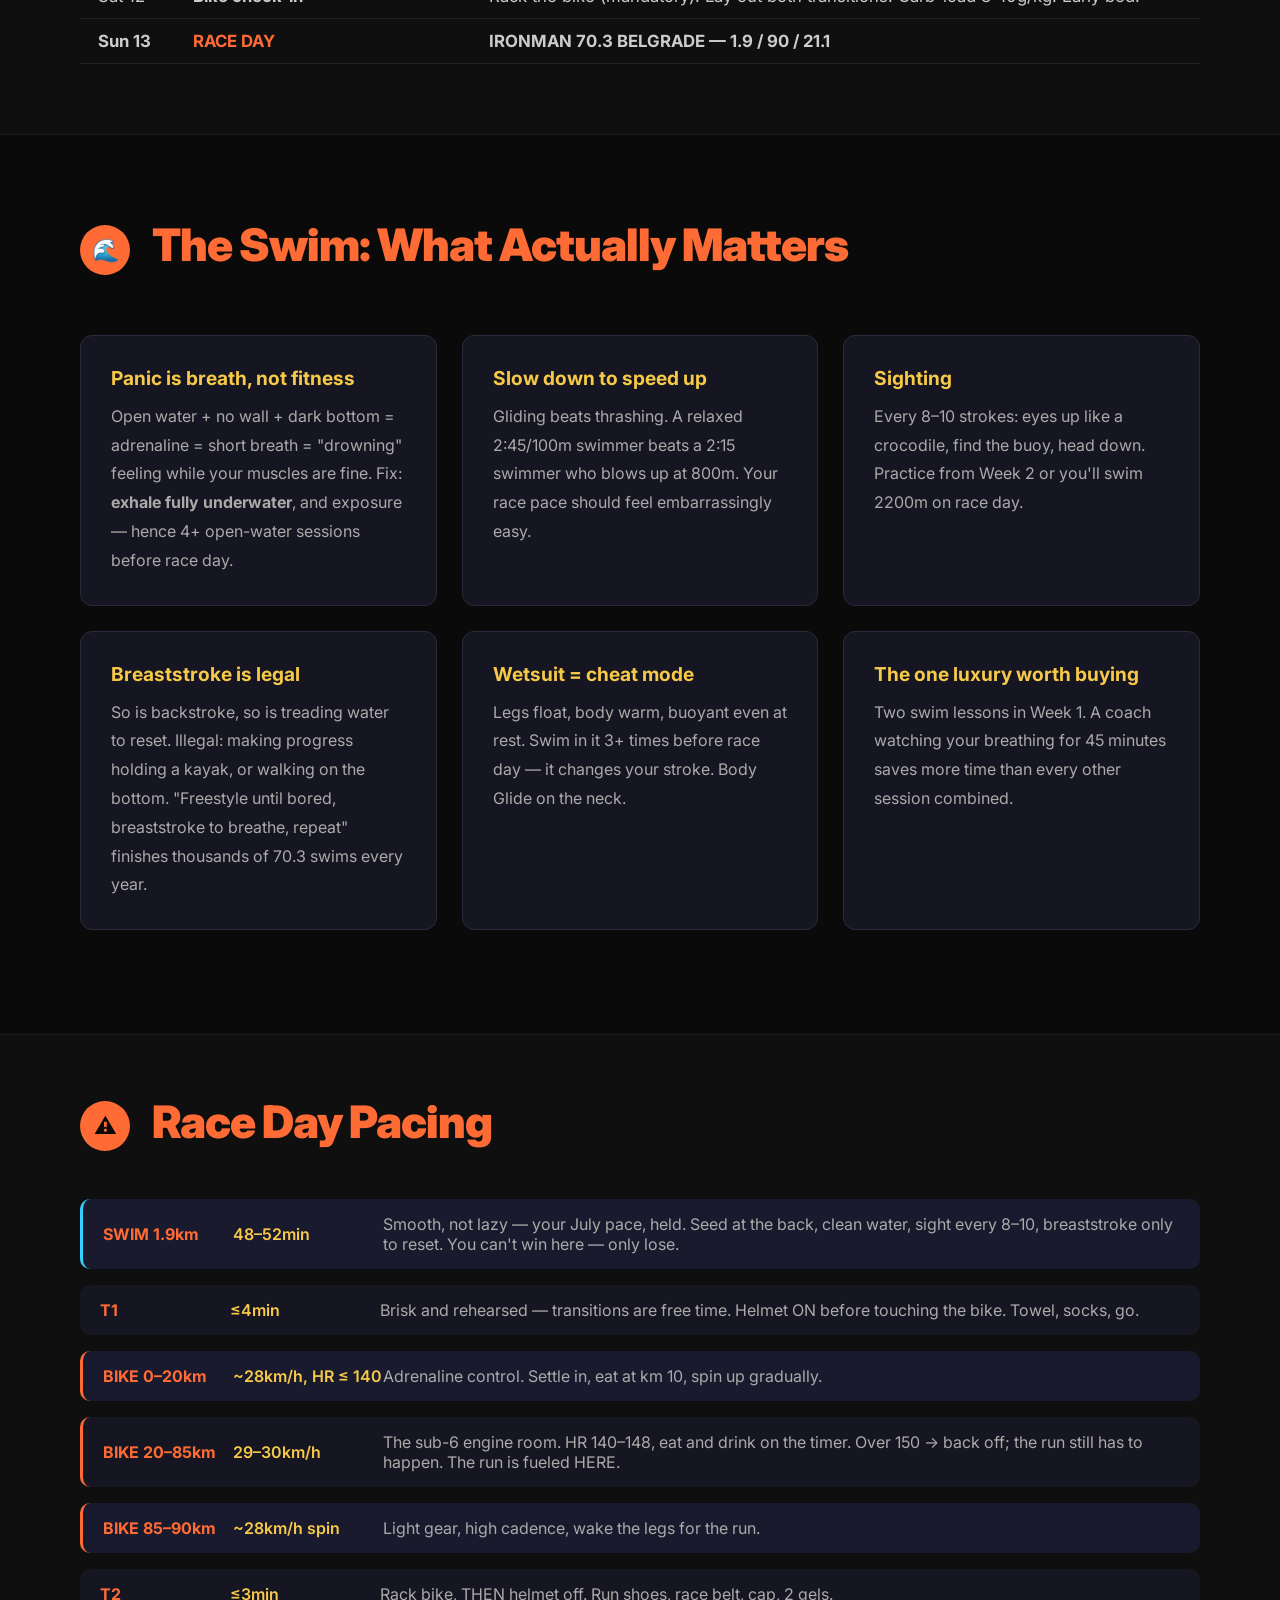
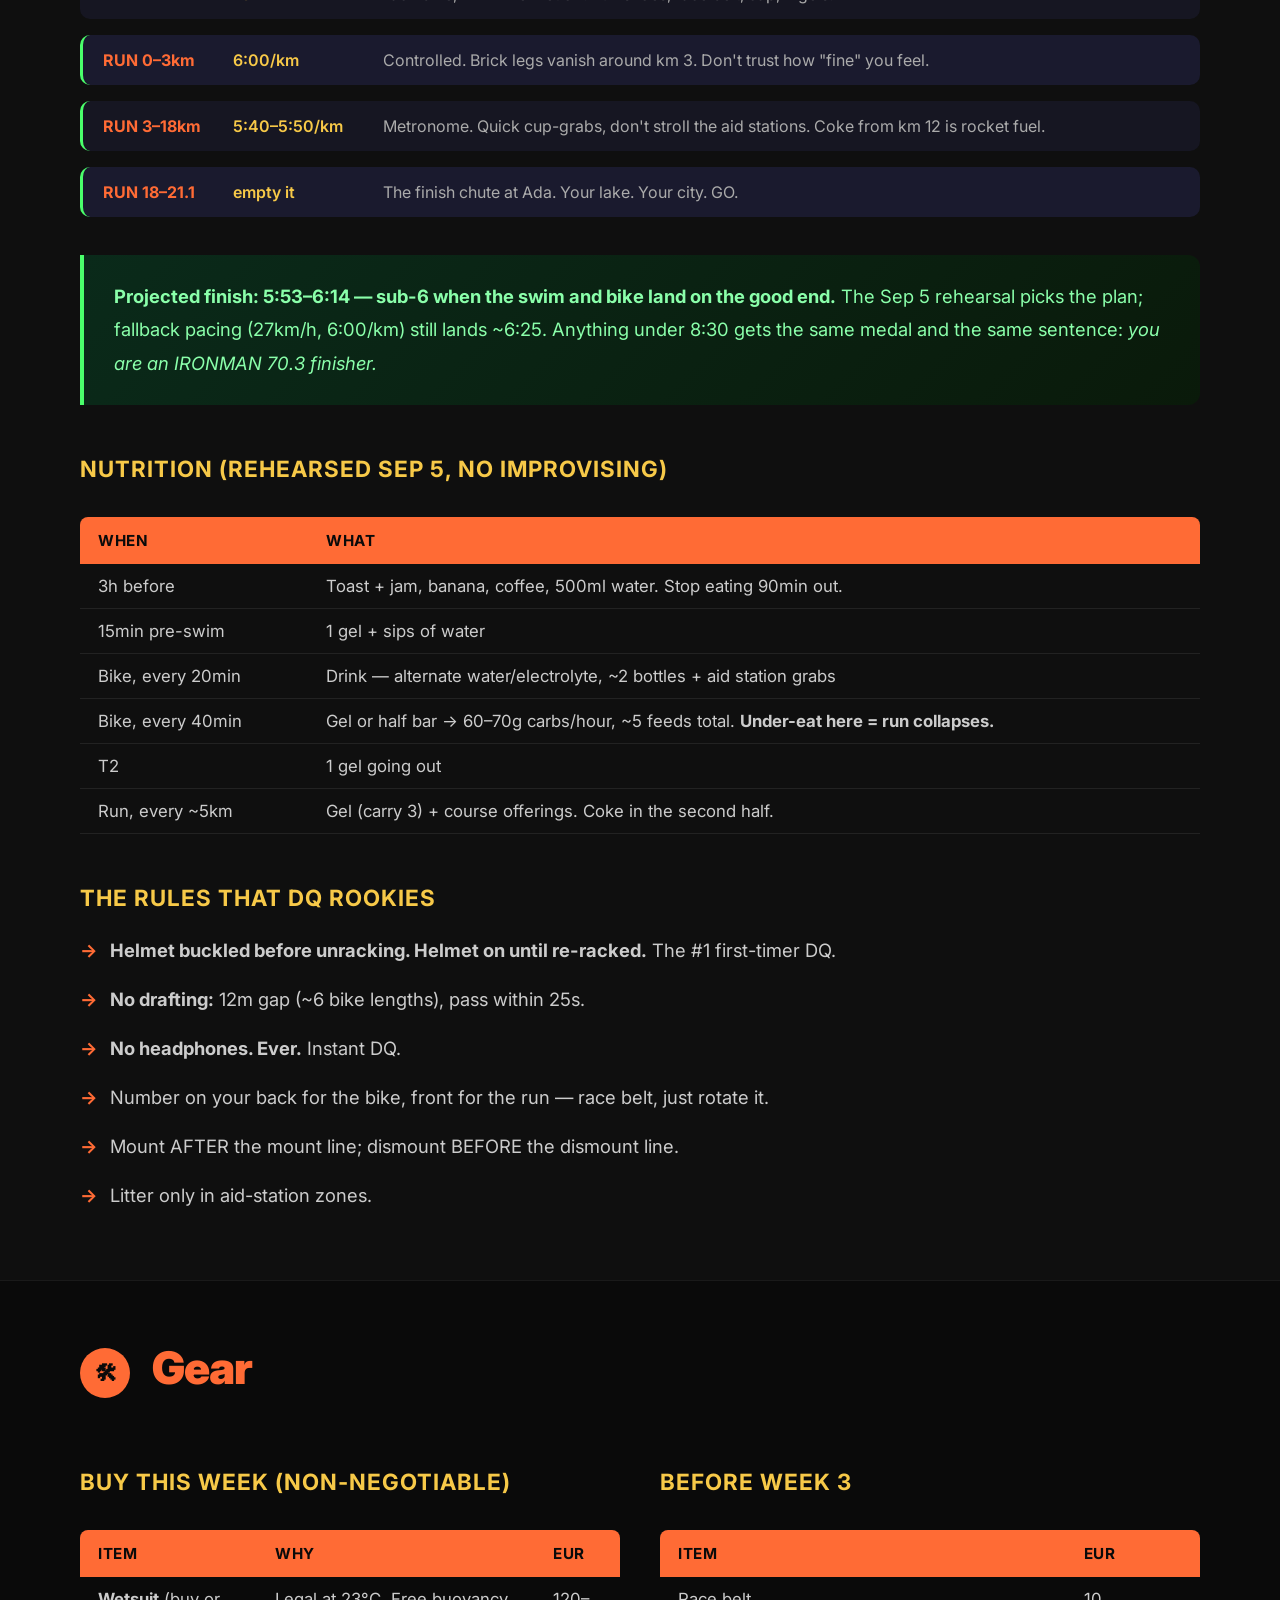
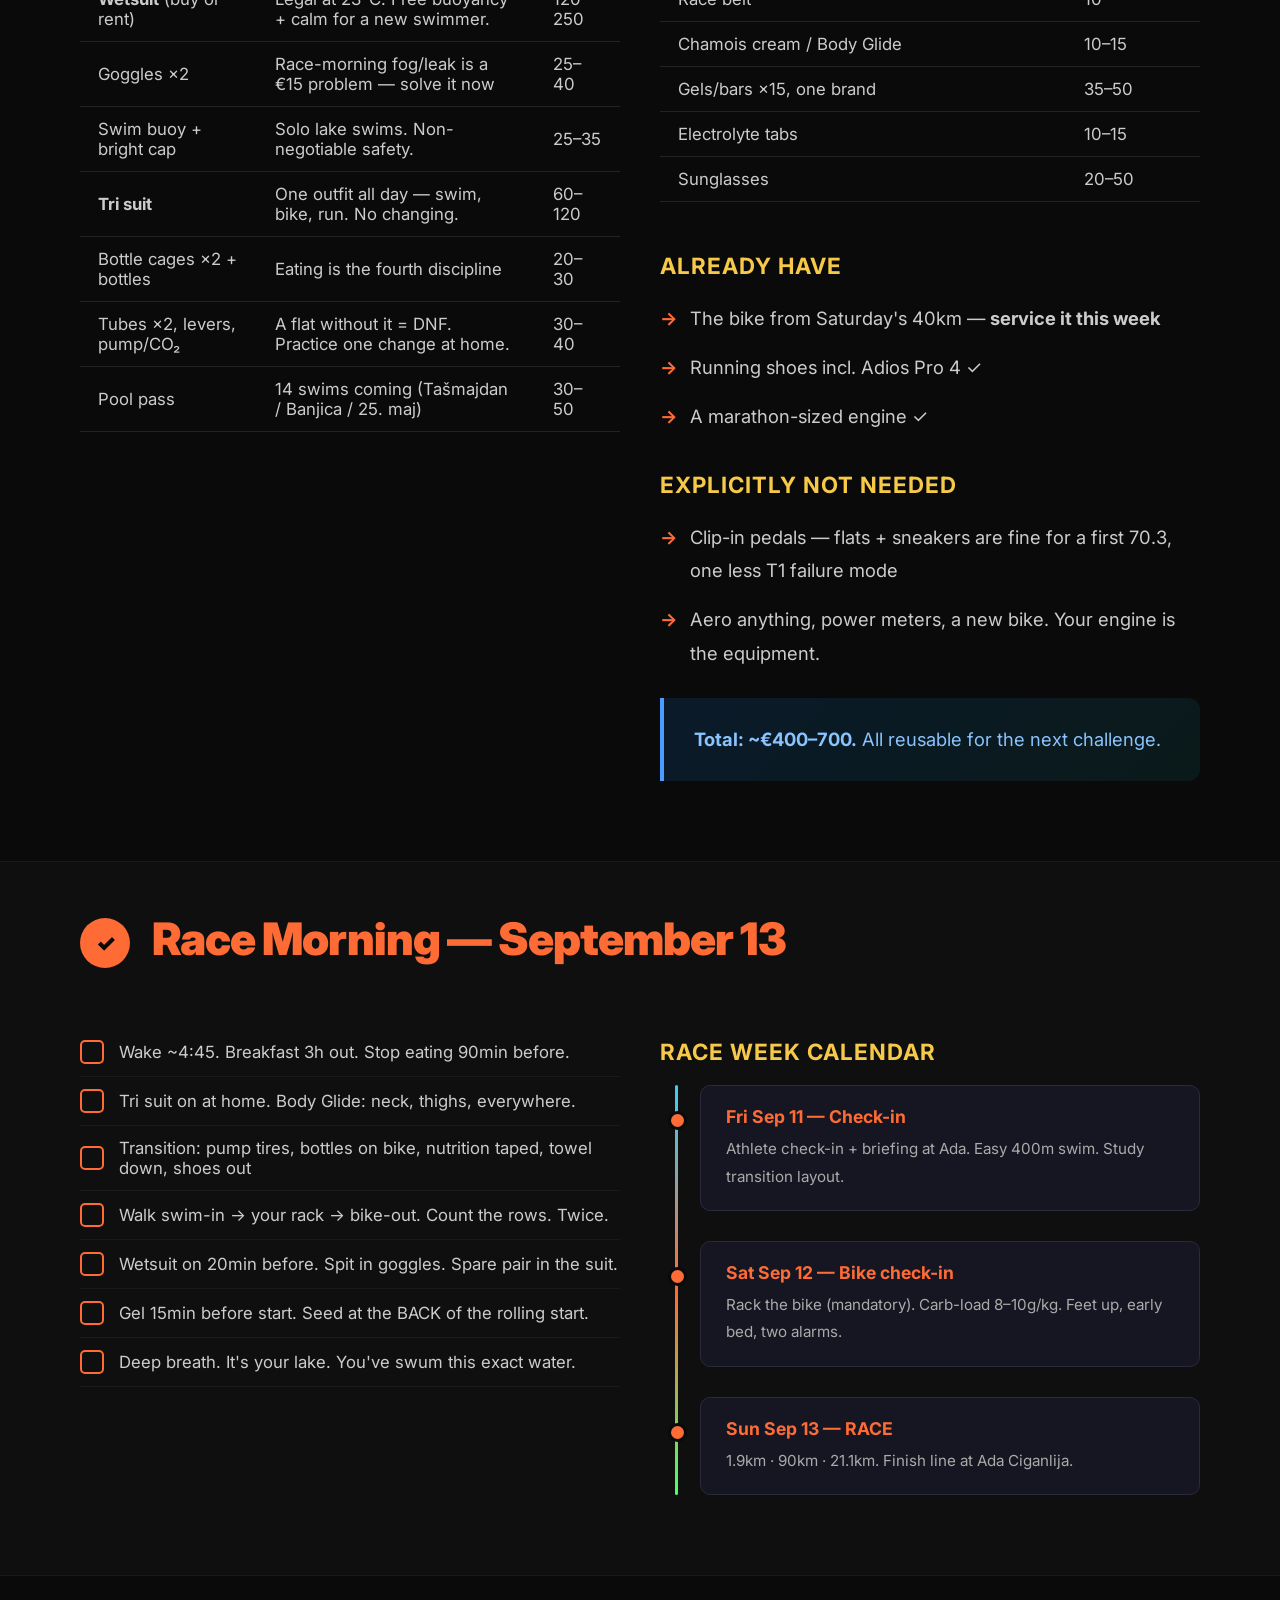
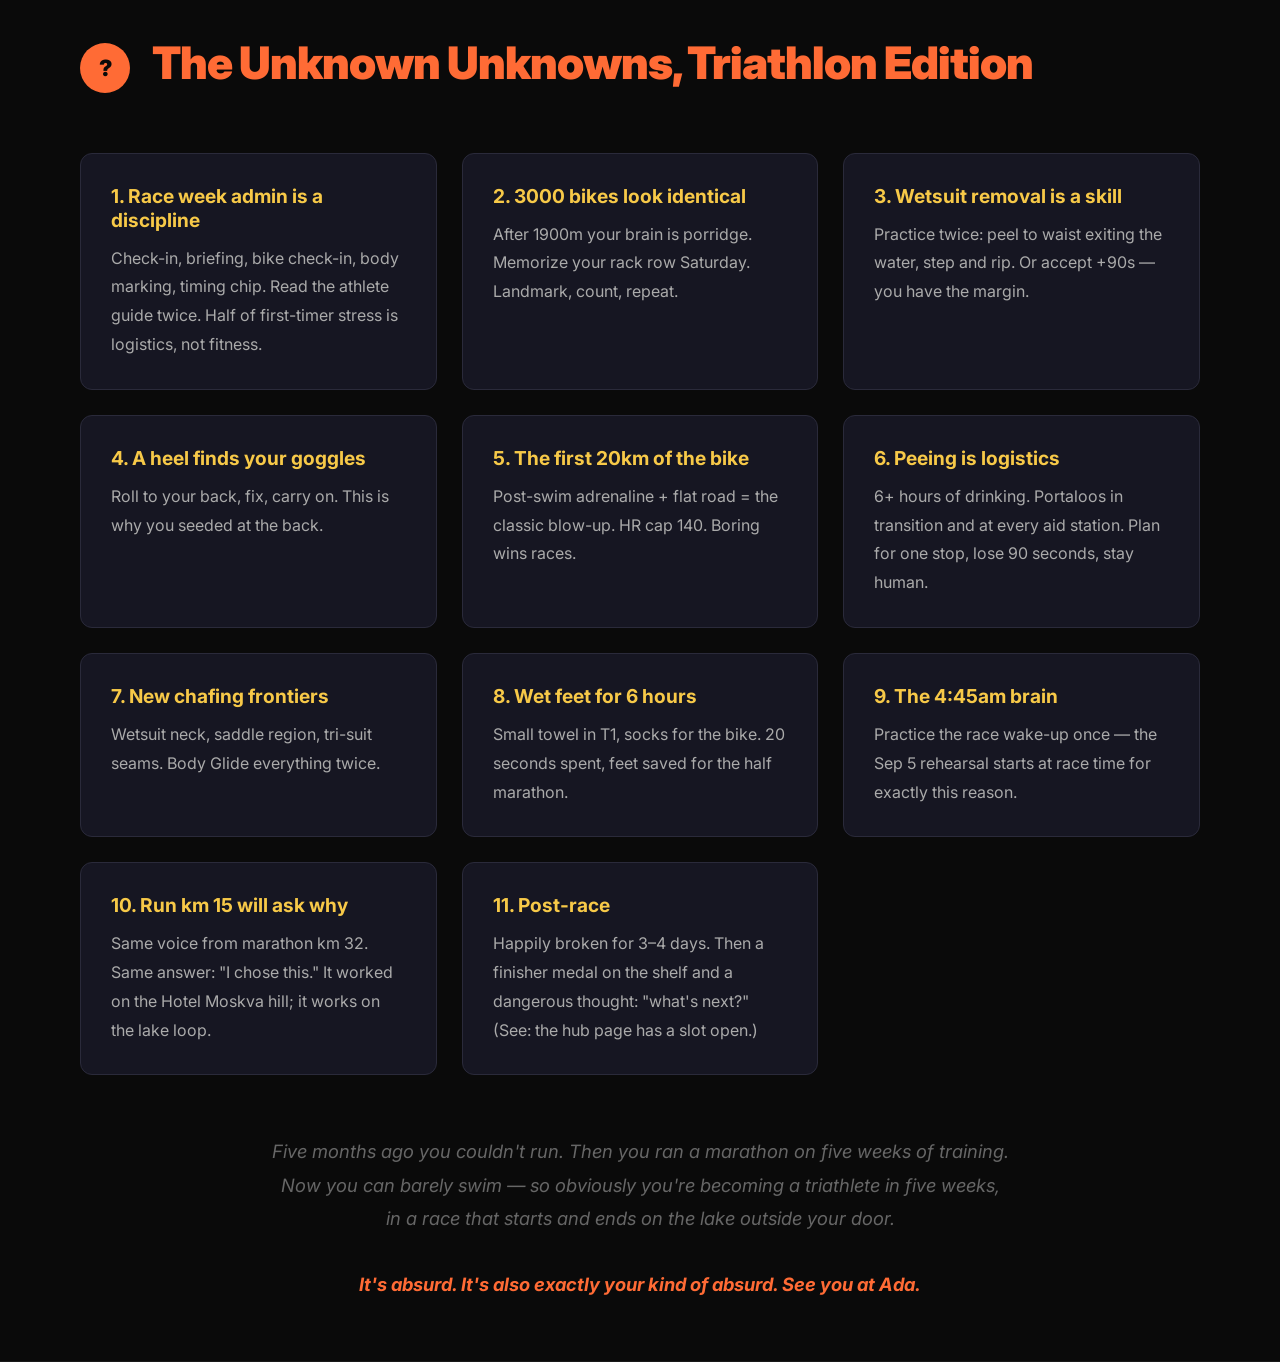
<file: ironman-70-3-belgrade-2026.html>
<!DOCTYPE html>
<html lang="en">
<head>
<meta charset="UTF-8">
<meta name="viewport" content="width=device-width, initial-scale=1.0">
<title>IRONMAN 70.3 Belgrade 2026 — Training Dashboard</title>
<link rel="stylesheet" href="assets/style.css">
</head>
<body>

<nav>
  <a class="logo" href="index.html">CHALLENGES</a>
  <button class="nav-toggle">☰</button>
  <div class="nav-links">
    <a href="#dashboard">Dashboard</a>
    <a href="#assessment">Assessment</a>
    <a href="#plan">Plan</a>
    <a href="#swim">Swim</a>
    <a href="#race">Race Day</a>
    <a href="#gear">Gear</a>
    <a href="#unknowns">Unknowns</a>
  </div>
  <span class="countdown" id="countdown"></span>
</nav>

<div class="page">

<!-- TITLE -->
<div class="slide slide-title tri" id="top">
  <h1>IRONMAN 70.3<br>BELGRADE</h1>
  <p class="subtitle">1.9km swim · 90km bike · 21.1km run</p>
  <p class="meta">
    <strong>Sunday, September 13, 2026</strong> · Ada Ciganlija, Belgrade<br>
    Swim in Sava Lake → two flat bike loops through the city → run around the lake<br><br>
    Prep time: <strong>5 weeks</strong> (again) · Target: <strong>sub-6:00</strong><br>
    Longest swim: <strong>1300m</strong> · Rides on record: <strong>one</strong> · Marathons this year: <strong>one, 4:14</strong>
  </p>
</div>

<!-- DASHBOARD -->
<div class="slide" id="dashboard">
  <h2><span class="number">★</span> Progress Dashboard</h2>
  <p style="margin-bottom:10px;">Live from Strava, synced every 30 minutes. Swim <span style="color:var(--swim)">■</span> Bike <span style="color:var(--bike)">■</span> Run <span style="color:var(--run)">■</span></p>

  <div class="progress-grid" id="weekBlocks"></div>

  <h3>Training Log</h3>
  <div class="run-log" id="triLog"></div>
</div>

<!-- HONEST ASSESSMENT -->
<div class="slide" id="assessment">
  <h2><span class="number">!</span> Honest Assessment</h2>

  <div class="two-col">
    <div>
      <h3>Why this is doable</h3>
      <ul>
        <li><strong>The run is already done.</strong> A 4:14 marathoner doesn't fear a flat half marathon. It's the victory lap.</li>
        <li><strong>The bike is an endurance problem</strong>, and endurance is the thing you demonstrably have. Flat course, closed roads.</li>
        <li><strong>The race is in your backyard.</strong> The swim is in Sava Lake — you can train on the exact course every week.</li>
        <li><strong>Cutoffs are generous.</strong> The math below leaves 30–60+ minutes of margin at every gate.</li>
      </ul>
    </div>
    <div>
      <h3>The one real problem</h3>
      <div class="danger">
        <p><strong>You have never swum 1900m.</strong> Longest: 1300m at ~2:45/100m — a pace that extrapolates to a ~52min race swim, comfortably inside the cutoff. But 1300m fresh in a quiet lake is not 1900m in a wetsuit with 1000 other people, and the swim is the one discipline you can't grit through — deep-water fatigue is a safety problem, not a suffering problem. The plan still hangs on one rule: <strong>swim 3× per week, every week, no exceptions.</strong> Everything else can flex.</p>
      </div>
      <p>Swim fitness builds fastest of the three — it's technique- and frequency-limited, and the engine behind it (yours) is already marathon-sized. 1300m → 1900m in 4 weeks at 3 swims/week is a short, well-trodden path. Wetsuit legal at 23°C = free buoyancy worth 5–10s/100m. Breaststroke is legal.</p>
    </div>
  </div>

  <h3>The Cutoff Math</h3>
  <div class="table-wrap"><table>
    <thead><tr><th>Segment</th><th>Cutoff</th><th>Realistic pace</th><th>Time</th><th>Margin</th></tr></thead>
    <tbody>
      <tr><td>Swim 1.9km</td><td>1:10 from start</td><td>2:30–2:50/100m, breaststroke mix</td><td>48–54 min</td><td><strong style="color:var(--gold)">~18 min</strong></td></tr>
      <tr><td>T1</td><td>—</td><td>unhurried</td><td>6 min</td><td>—</td></tr>
      <tr><td>Bike 90km</td><td>5:30 race clock</td><td>25–27 km/h flat</td><td>3:20–3:36</td><td><strong style="color:var(--green)">~50+ min</strong></td></tr>
      <tr><td>T2</td><td>—</td><td>unhurried</td><td>5 min</td><td>—</td></tr>
      <tr><td>Run 21.1km</td><td>8:30 race clock</td><td>6:00–6:20/km (5:50 fresh)</td><td>2:07–2:14</td><td><strong style="color:var(--green)">1h+</strong></td></tr>
      <tr><td><strong>Total</strong></td><td><strong>8:30</strong></td><td></td><td><strong>≈ 6:30–6:55</strong></td><td></td></tr>
    </tbody>
  </table></div>

  <div class="success">
    <p><strong>A-goal: sub-6:00.</strong> The budget: swim 48–52 + T1 ≤4 + bike 3:00–3:10 (29–30km/h) + T2 ≤3 + run 1:58–2:05 (5:35–5:55/km) = <strong>5:53–6:14</strong>. Sub-6 lives or dies on the bike — your 25km/h first-ever ride is a floor, not a ceiling, and the course is flat and closed. B-goal: sub-6:30 (fallback pacing lands ~6:25). C-goal: finish — even a disaster swim + slow bike leaves 3+ hours for the run.</p>
  </div>

  <div class="warning">
    <p><strong>Decision point — September 5:</strong> 1900m continuous in Ada (any stroke mix) at the Week 4 rehearsal. Pass → taper and race. Fail → one retry Sep 8, then an honest conversation. Never swim open water alone: lifeguarded zone or buddy + swim buoy, every time.</p>
  </div>
</div>

<!-- COURSE -->
<div class="slide" id="course">
  <h2><span class="number">⚑</span> Course Profile</h2>
  <div class="card-grid">
    <div class="card">
      <h4 style="color:var(--swim)">SWIM — 1.9km, Sava Lake</h4>
      <p>Closed, protected, flat water. No current, no waves, no salt. ~23°C in September → <strong>wetsuit legal</strong>. Rolling start: seed yourself at the back, cross the mat, your personal 1:10 clock starts. Clean water beats the washing machine.</p>
    </div>
    <div class="card">
      <h4 style="color:var(--bike)">BIKE — 90km, two flat loops</h4>
      <p>Wide city avenues through the Ada bridge area. Fast, closed roads, no real climbing — wind on exposed river sections is the only terrain. <strong>Draft-illegal:</strong> 12m gap, pass within 25s.</p>
    </div>
    <div class="card">
      <h4 style="color:var(--run)">RUN — 21.1km around the lake</h4>
      <p>Flat circuit around Sava Lake — the paths you already run every week. Shaded wooded sections, aid stations every lap. You will know every meter of this course.</p>
    </div>
    <div class="card">
      <h4>WEATHER — September in Belgrade</h4>
      <p>14–27°C. Race morning ~15–18°C, warming through the run. Exposed lake sections in afternoon sun: cap + sunscreen. Historically ideal racing weather.</p>
    </div>
  </div>
</div>

<!-- PLAN OVERVIEW -->
<div class="slide" id="plan">
  <h2><span class="number">⏱</span> 5-Week Plan</h2>
  <p style="margin-bottom:20px;"><strong>Philosophy:</strong> swim frequency over everything (14 swims to race day). Long rides grow 40→85km with eating practice. The run is maintained, not built. Brick runs every weekend. Sessions marked ★ are never skipped; everything else flexes.</p>
  <div class="table-wrap"><table>
    <thead><tr><th>Week</th><th>Dates</th><th>Swim</th><th>Bike</th><th>Run</th><th>Key Sessions</th></tr></thead>
    <tbody>
      <tr><td>1</td><td>Aug 8–16</td><td>2.5km (3×)</td><td>~100km</td><td>~20km</td><td>400m continuous test · 50km ride</td></tr>
      <tr><td>2</td><td>Aug 17–23</td><td>3.5km (3×)</td><td>~130km</td><td>~25km</td><td>★ First open water at Ada · 60km + first brick</td></tr>
      <tr><td>3</td><td>Aug 24–30</td><td>5km (3×)</td><td>~150km</td><td>~28km</td><td>★ 1200m OW · 75km + brick · 16km run</td></tr>
      <tr><td>4</td><td>Aug 31–Sep 6</td><td>5km (3×)</td><td>~160km</td><td>~30km</td><td>★★ 1900m REHEARSAL + race simulation</td></tr>
      <tr><td>5</td><td>Sep 7–13</td><td>1.5km</td><td>~60km</td><td>~12km</td><td>Taper → <strong>RACE DAY</strong></td></tr>
    </tbody>
  </table></div>
</div>

<!-- WEEK 1 -->
<div class="slide slide-compact">
  <h2><span class="number">1</span> Week 1: Foundations (Aug 8–16)</h2>
  <p style="margin-bottom:15px;">Nine days, so it breathes. You already opened it with a 40km ride + 2.5km run — that was your first brick, whether you meant it or not.</p>
  <div class="table-wrap"><table>
    <thead><tr><th>Day</th><th>Session</th><th>Details</th></tr></thead>
    <tbody>
      <tr><td>Sat 8</td><td>✅ Ride 40km + 2.5km run</td><td>Done. Already training.</td></tr>
      <tr><td>Sun 9</td><td><strong style="color:var(--swim)">Swim #1 ★</strong></td><td>Pool. 8×50m, 20–30s rest. Relaxed exhale underwater, long strokes. Rhythm, not fitness.</td></tr>
      <tr><td>Mon 10</td><td>Rest</td><td>Buy gear. Register. Book bike service.</td></tr>
      <tr><td>Tue 11</td><td>Bike 60–75min</td><td>~25km flat. Practice drinking while riding, shifting early.</td></tr>
      <tr><td>Wed 12</td><td><strong style="color:var(--swim)">Swim #2 ★</strong></td><td>6×100m, 30–45s rest. Find the pace you could hold all day.</td></tr>
      <tr><td>Thu 13</td><td>Run 10km easy</td><td>Your normal run, 5:50–6:10/km.</td></tr>
      <tr><td>Fri 14</td><td>Rest</td><td>Or 30min easy spin.</td></tr>
      <tr><td>Sat 15</td><td><strong style="color:var(--bike)">Long ride 50km ★</strong></td><td>Flat. Eat at 45min and 1h30. Bottle every 15min. This is nutrition training.</td></tr>
      <tr><td>Sun 16</td><td><strong style="color:var(--swim)">Swim #3 ★</strong> + 5km run</td><td>800m continuous test (breaststroke breaks OK, don't hold the wall) + 4×50 easy. After July's 1300m this should be comfortable.</td></tr>
    </tbody>
  </table></div>
  <div class="info"><p><strong>Checkpoint:</strong> 400m without holding the wall = on schedule. If not → book 1–2 swim lessons THIS WEEK. A coach fixing your breathing is worth more than any session in this plan.</p></div>
</div>

<!-- WEEK 2 -->
<div class="slide slide-compact">
  <h2><span class="number">2</span> Week 2: Open Water (Aug 17–23)</h2>
  <div class="table-wrap"><table>
    <thead><tr><th>Day</th><th>Session</th><th>Details</th></tr></thead>
    <tbody>
      <tr><td>Mon 17</td><td>Rest</td><td></td></tr>
      <tr><td>Tue 18</td><td><strong style="color:var(--swim)">Swim #4 ★</strong></td><td>5×200m, 45s rest. Steady, boring, controlled.</td></tr>
      <tr><td>Wed 19</td><td>Bike 90min</td><td>~35km with 3×10min at race effort (can barely talk).</td></tr>
      <tr><td>Thu 20</td><td>Run 10km + strides</td><td></td></tr>
      <tr><td>Fri 21</td><td><strong style="color:var(--swim)">Swim #5 — OPEN WATER ★★</strong></td><td>Ada, 20–30min, lifeguarded zone or buddy + buoy. Wetsuit on/off, sighting every ~10 strokes, staying calm over dark water. Scariest session of the plan — everything after it is easier.</td></tr>
      <tr><td>Sat 22</td><td><strong style="color:var(--bike)">60km + BRICK 3km ★</strong></td><td>Eat 60g carbs/hour riding. Then run 3km immediately on alien legs.</td></tr>
      <tr><td>Sun 23</td><td>Long run 14km</td><td>Ada loop. Familiar territory.</td></tr>
    </tbody>
  </table></div>
</div>

<!-- WEEK 3 -->
<div class="slide slide-compact">
  <h2><span class="number">3</span> Week 3: The Big Build (Aug 24–30)</h2>
  <div class="table-wrap"><table>
    <thead><tr><th>Day</th><th>Session</th><th>Details</th></tr></thead>
    <tbody>
      <tr><td>Mon 24</td><td>Rest</td><td></td></tr>
      <tr><td>Tue 25</td><td><strong style="color:var(--swim)">Swim #7 ★</strong></td><td>3×400m, 60s rest. The week distance stops being scary.</td></tr>
      <tr><td>Wed 26</td><td>Bike 90min</td><td>~35km, 2×15min race effort.</td></tr>
      <tr><td>Thu 27</td><td>Run 10km easy</td><td></td></tr>
      <tr><td>Fri 28</td><td><strong style="color:var(--swim)">Swim #8 — 1200m OW ★★</strong></td><td>Continuous in Ada, wetsuit. Landmark to landmark. Breaststroke to recover, just keep moving.</td></tr>
      <tr><td>Sat 29</td><td><strong style="color:var(--bike)">75km + BRICK 5km ★</strong></td><td>Longest ride of your life, with 2×20min at 29–30km/h race effort. Bottle+gel rhythm. Then 5km at 6:00/km.</td></tr>
      <tr><td>Sun 30</td><td>Long run 16km</td><td>Or rest if wrecked — the ★ sessions are banked.</td></tr>
    </tbody>
  </table></div>
  <div class="warning"><p>~9.5 hours. The hardest training week. Survive it and you're basically ready.</p></div>
</div>

<!-- WEEK 4 -->
<div class="slide slide-compact">
  <h2><span class="number">4</span> Week 4: Peak + Proof (Aug 31–Sep 6)</h2>
  <div class="table-wrap"><table>
    <thead><tr><th>Day</th><th>Session</th><th>Details</th></tr></thead>
    <tbody>
      <tr><td>Mon 31</td><td>Rest</td><td></td></tr>
      <tr><td>Tue 1</td><td><strong style="color:var(--swim)">Swim #10</strong></td><td>1000m relaxed: 400+300+200+100.</td></tr>
      <tr><td>Wed 2</td><td>Bike 90min</td><td>~35km easy-moderate.</td></tr>
      <tr><td>Thu 3</td><td>Run 10km, 5 at race pace</td><td>Groove 5:45/km on fresh legs.</td></tr>
      <tr><td>Fri 4</td><td>Rest</td><td>Sleep. Tomorrow is the whole plan in one day.</td></tr>
      <tr><td>Sat 5</td><td><strong style="color:var(--gold)">★★★ THE REHEARSAL</strong></td><td><strong>1900m OW swim → 60km ride @ 29km/h+ → 5km run @ 5:45.</strong> Full dress rehearsal at Ada: wetsuit, race nutrition, transitions from a backpack, race-day wake-up time. Gate #1: the swim (can you race at all). Gate #2: the bike (sub-6 plan or 6:15 plan). Finish it and <em>know</em>, not hope.</td></tr>
      <tr><td>Sun 6</td><td>14km very easy or rest</td><td>Only if the body says yes.</td></tr>
    </tbody>
  </table></div>
  <div class="danger"><p><strong>DECISION POINT (Sep 5):</strong> 1900m continuous, any stroke mix, no stopping → you will finish this race. Not yet → retry Sep 8, then honest talk. Based on the Week 1–3 progression: you'll pass.</p></div>
</div>

<!-- WEEK 5 -->
<div class="slide slide-compact">
  <h2><span class="number">5</span> Week 5: Taper → Race (Sep 7–13)</h2>
  <div class="table-wrap"><table>
    <thead><tr><th>Day</th><th>Session</th><th>Details</th></tr></thead>
    <tbody>
      <tr><td>Mon 7</td><td>Rest</td><td></td></tr>
      <tr><td>Tue 8</td><td>Swim 800m easy</td><td>Relaxed. You're a swimmer now.</td></tr>
      <tr><td>Wed 9</td><td>Bike 45min + final check</td><td>Shifting, brakes, tires. Anything off → shop TODAY.</td></tr>
      <tr><td>Thu 10</td><td>Run 6km + strides</td><td></td></tr>
      <tr><td>Fri 11</td><td>Swim 400m at Ada + <strong>check-in</strong></td><td>Athlete check-in, race briefing, study transition.</td></tr>
      <tr><td>Sat 12</td><td><strong>Bike check-in</strong></td><td>Rack the bike (mandatory). Lay out both transitions. Carb-load 8–10g/kg. Early bed.</td></tr>
      <tr><td><strong>Sun 13</strong></td><td><strong style="color:var(--orange)">RACE DAY</strong></td><td><strong>IRONMAN 70.3 BELGRADE — 1.9 / 90 / 21.1</strong></td></tr>
    </tbody>
  </table></div>
</div>

<!-- SWIM GUIDE -->
<div class="slide" id="swim">
  <h2><span class="number">🌊</span> The Swim: What Actually Matters</h2>
  <div class="card-grid">
    <div class="card"><h4>Panic is breath, not fitness</h4><p>Open water + no wall + dark bottom = adrenaline = short breath = "drowning" feeling while your muscles are fine. Fix: <strong>exhale fully underwater</strong>, and exposure — hence 4+ open-water sessions before race day.</p></div>
    <div class="card"><h4>Slow down to speed up</h4><p>Gliding beats thrashing. A relaxed 2:45/100m swimmer beats a 2:15 swimmer who blows up at 800m. Your race pace should feel embarrassingly easy.</p></div>
    <div class="card"><h4>Sighting</h4><p>Every 8–10 strokes: eyes up like a crocodile, find the buoy, head down. Practice from Week 2 or you'll swim 2200m on race day.</p></div>
    <div class="card"><h4>Breaststroke is legal</h4><p>So is backstroke, so is treading water to reset. Illegal: making progress holding a kayak, or walking on the bottom. "Freestyle until bored, breaststroke to breathe, repeat" finishes thousands of 70.3 swims every year.</p></div>
    <div class="card"><h4>Wetsuit = cheat mode</h4><p>Legs float, body warm, buoyant even at rest. Swim in it 3+ times before race day — it changes your stroke. Body Glide on the neck.</p></div>
    <div class="card"><h4>The one luxury worth buying</h4><p>Two swim lessons in Week 1. A coach watching your breathing for 45 minutes saves more time than every other session combined.</p></div>
  </div>
</div>

<!-- RACE DAY PACING -->
<div class="slide" id="race">
  <h2><span class="number">⚠</span> Race Day Pacing</h2>
  <div class="pace-band swim-band"><span class="km">SWIM 1.9km</span><span class="pace">48–52min</span><span class="note">Smooth, not lazy — your July pace, held. Seed at the back, clean water, sight every 8–10, breaststroke only to reset. You can't win here — only lose.</span></div>
  <div class="pace-band"><span class="km">T1</span><span class="pace">≤4min</span><span class="note">Brisk and rehearsed — transitions are free time. Helmet ON before touching the bike. Towel, socks, go.</span></div>
  <div class="pace-band bike-band danger-band"><span class="km">BIKE 0–20km</span><span class="pace">~28km/h, HR ≤ 140</span><span class="note">Adrenaline control. Settle in, eat at km 10, spin up gradually.</span></div>
  <div class="pace-band bike-band"><span class="km">BIKE 20–85km</span><span class="pace">29–30km/h</span><span class="note">The sub-6 engine room. HR 140–148, eat and drink on the timer. Over 150 → back off; the run still has to happen. The run is fueled HERE.</span></div>
  <div class="pace-band bike-band"><span class="km">BIKE 85–90km</span><span class="pace">~28km/h spin</span><span class="note">Light gear, high cadence, wake the legs for the run.</span></div>
  <div class="pace-band"><span class="km">T2</span><span class="pace">≤3min</span><span class="note">Rack bike, THEN helmet off. Run shoes, race belt, cap, 2 gels.</span></div>
  <div class="pace-band run-band danger-band"><span class="km">RUN 0–3km</span><span class="pace">6:00/km</span><span class="note">Controlled. Brick legs vanish around km 3. Don't trust how "fine" you feel.</span></div>
  <div class="pace-band run-band"><span class="km">RUN 3–18km</span><span class="pace">5:40–5:50/km</span><span class="note">Metronome. Quick cup-grabs, don't stroll the aid stations. Coke from km 12 is rocket fuel.</span></div>
  <div class="pace-band run-band finish"><span class="km">RUN 18–21.1</span><span class="pace">empty it</span><span class="note">The finish chute at Ada. Your lake. Your city. GO.</span></div>

  <div class="success" style="margin-top:30px;"><p><strong>Projected finish: 5:53–6:14 — sub-6 when the swim and bike land on the good end.</strong> The Sep 5 rehearsal picks the plan; fallback pacing (27km/h, 6:00/km) still lands ~6:25. Anything under 8:30 gets the same medal and the same sentence: <em>you are an IRONMAN 70.3 finisher.</em></p></div>

  <h3>Nutrition (rehearsed Sep 5, no improvising)</h3>
  <div class="table-wrap"><table>
    <thead><tr><th>When</th><th>What</th></tr></thead>
    <tbody>
      <tr><td>3h before</td><td>Toast + jam, banana, coffee, 500ml water. Stop eating 90min out.</td></tr>
      <tr><td>15min pre-swim</td><td>1 gel + sips of water</td></tr>
      <tr><td>Bike, every 20min</td><td>Drink — alternate water/electrolyte, ~2 bottles + aid station grabs</td></tr>
      <tr><td>Bike, every 40min</td><td>Gel or half bar → 60–70g carbs/hour, ~5 feeds total. <strong>Under-eat here = run collapses.</strong></td></tr>
      <tr><td>T2</td><td>1 gel going out</td></tr>
      <tr><td>Run, every ~5km</td><td>Gel (carry 3) + course offerings. Coke in the second half.</td></tr>
    </tbody>
  </table></div>

  <h3>The Rules That DQ Rookies</h3>
  <ul>
    <li><strong>Helmet buckled before unracking. Helmet on until re-racked.</strong> The #1 first-timer DQ.</li>
    <li><strong>No drafting:</strong> 12m gap (~6 bike lengths), pass within 25s.</li>
    <li><strong>No headphones. Ever.</strong> Instant DQ.</li>
    <li>Number on your back for the bike, front for the run — race belt, just rotate it.</li>
    <li>Mount AFTER the mount line; dismount BEFORE the dismount line.</li>
    <li>Litter only in aid-station zones.</li>
  </ul>
</div>

<!-- GEAR -->
<div class="slide" id="gear">
  <h2><span class="number">🛠</span> Gear</h2>
  <div class="two-col">
    <div>
      <h3>Buy this week (non-negotiable)</h3>
      <div class="table-wrap"><table>
        <thead><tr><th>Item</th><th>Why</th><th>EUR</th></tr></thead>
        <tbody>
          <tr><td><strong>Wetsuit</strong> (buy or rent)</td><td>Legal at 23°C. Free buoyancy + calm for a new swimmer.</td><td>120–250</td></tr>
          <tr><td>Goggles ×2</td><td>Race-morning fog/leak is a €15 problem — solve it now</td><td>25–40</td></tr>
          <tr><td>Swim buoy + bright cap</td><td>Solo lake swims. Non-negotiable safety.</td><td>25–35</td></tr>
          <tr><td><strong>Tri suit</strong></td><td>One outfit all day — swim, bike, run. No changing.</td><td>60–120</td></tr>
          <tr><td>Bottle cages ×2 + bottles</td><td>Eating is the fourth discipline</td><td>20–30</td></tr>
          <tr><td>Tubes ×2, levers, pump/CO₂</td><td>A flat without it = DNF. Practice one change at home.</td><td>30–40</td></tr>
          <tr><td>Pool pass</td><td>14 swims coming (Tašmajdan / Banjica / 25. maj)</td><td>30–50</td></tr>
        </tbody>
      </table></div>
    </div>
    <div>
      <h3>Before Week 3</h3>
      <div class="table-wrap"><table>
        <thead><tr><th>Item</th><th>EUR</th></tr></thead>
        <tbody>
          <tr><td>Race belt</td><td>10</td></tr>
          <tr><td>Chamois cream / Body Glide</td><td>10–15</td></tr>
          <tr><td>Gels/bars ×15, one brand</td><td>35–50</td></tr>
          <tr><td>Electrolyte tabs</td><td>10–15</td></tr>
          <tr><td>Sunglasses</td><td>20–50</td></tr>
        </tbody>
      </table></div>
      <h3>Already have</h3>
      <ul>
        <li>The bike from Saturday's 40km — <strong>service it this week</strong></li>
        <li>Running shoes incl. Adios Pro 4 ✓</li>
        <li>A marathon-sized engine ✓</li>
      </ul>
      <h3>Explicitly NOT needed</h3>
      <ul>
        <li>Clip-in pedals — flats + sneakers are fine for a first 70.3, one less T1 failure mode</li>
        <li>Aero anything, power meters, a new bike. Your engine is the equipment.</li>
      </ul>
      <div class="info"><p><strong>Total: ~€400–700.</strong> All reusable for the next challenge.</p></div>
    </div>
  </div>
</div>

<!-- RACE WEEK -->
<div class="slide slide-compact" id="checklist">
  <h2><span class="number">✓</span> Race Morning — September 13</h2>
  <div class="two-col">
    <div>
      <div class="checklist">
        <div class="checklist-item"><span class="box"></span>Wake ~4:45. Breakfast 3h out. Stop eating 90min before.</div>
        <div class="checklist-item"><span class="box"></span>Tri suit on at home. Body Glide: neck, thighs, everywhere.</div>
        <div class="checklist-item"><span class="box"></span>Transition: pump tires, bottles on bike, nutrition taped, towel down, shoes out</div>
        <div class="checklist-item"><span class="box"></span>Walk swim-in → your rack → bike-out. Count the rows. Twice.</div>
        <div class="checklist-item"><span class="box"></span>Wetsuit on 20min before. Spit in goggles. Spare pair in the suit.</div>
        <div class="checklist-item"><span class="box"></span>Gel 15min before start. Seed at the BACK of the rolling start.</div>
        <div class="checklist-item"><span class="box"></span>Deep breath. It's your lake. You've swum this exact water.</div>
      </div>
    </div>
    <div>
      <h3>Race week calendar</h3>
      <div class="timeline">
        <div class="timeline-item"><h4>Fri Sep 11 — Check-in</h4><p>Athlete check-in + briefing at Ada. Easy 400m swim. Study transition layout.</p></div>
        <div class="timeline-item"><h4>Sat Sep 12 — Bike check-in</h4><p>Rack the bike (mandatory). Carb-load 8–10g/kg. Feet up, early bed, two alarms.</p></div>
        <div class="timeline-item"><h4>Sun Sep 13 — RACE</h4><p>1.9km · 90km · 21.1km. Finish line at Ada Ciganlija.</p></div>
      </div>
    </div>
  </div>
</div>

<!-- UNKNOWNS -->
<div class="slide" id="unknowns">
  <h2><span class="number">?</span> The Unknown Unknowns, Triathlon Edition</h2>
  <div class="card-grid">
    <div class="card"><h4>1. Race week admin is a discipline</h4><p>Check-in, briefing, bike check-in, body marking, timing chip. Read the athlete guide twice. Half of first-timer stress is logistics, not fitness.</p></div>
    <div class="card"><h4>2. 3000 bikes look identical</h4><p>After 1900m your brain is porridge. Memorize your rack row Saturday. Landmark, count, repeat.</p></div>
    <div class="card"><h4>3. Wetsuit removal is a skill</h4><p>Practice twice: peel to waist exiting the water, step and rip. Or accept +90s — you have the margin.</p></div>
    <div class="card"><h4>4. A heel finds your goggles</h4><p>Roll to your back, fix, carry on. This is why you seeded at the back.</p></div>
    <div class="card"><h4>5. The first 20km of the bike</h4><p>Post-swim adrenaline + flat road = the classic blow-up. HR cap 140. Boring wins races.</p></div>
    <div class="card"><h4>6. Peeing is logistics</h4><p>6+ hours of drinking. Portaloos in transition and at every aid station. Plan for one stop, lose 90 seconds, stay human.</p></div>
    <div class="card"><h4>7. New chafing frontiers</h4><p>Wetsuit neck, saddle region, tri-suit seams. Body Glide everything twice.</p></div>
    <div class="card"><h4>8. Wet feet for 6 hours</h4><p>Small towel in T1, socks for the bike. 20 seconds spent, feet saved for the half marathon.</p></div>
    <div class="card"><h4>9. The 4:45am brain</h4><p>Practice the race wake-up once — the Sep 5 rehearsal starts at race time for exactly this reason.</p></div>
    <div class="card"><h4>10. Run km 15 will ask why</h4><p>Same voice from marathon km 32. Same answer: "I chose this." It worked on the Hotel Moskva hill; it works on the lake loop.</p></div>
    <div class="card"><h4>11. Post-race</h4><p>Happily broken for 3–4 days. Then a finisher medal on the shelf and a dangerous thought: "what's next?" (See: the hub page has a slot open.)</p></div>
  </div>

  <p style="margin-top:40px;text-align:center;color:var(--dim);font-style:italic;">
    Five months ago you couldn't run. Then you ran a marathon on five weeks of training.<br>
    Now you can barely swim — so obviously you're becoming a triathlete in five weeks,<br>
    in a race that starts and ends on the lake outside your door.<br><br>
    <strong style="color:var(--orange)">It's absurd. It's also exactly your kind of absurd. See you at Ada.</strong>
  </p>
</div>

</div>

<script src="data/activities.js"></script>
<script src="assets/site.js"></script>
<script>
  startCountdown('countdown', '2026-09-13', 'RACE');

  const WEEKS = [
    { num: 1, start: '2026-08-08', end: '2026-08-16', targets: { Swim: 2.5, Ride: 100, Run: 20 }, label: 'Foundations' },
    { num: 2, start: '2026-08-17', end: '2026-08-23', targets: { Swim: 3.5, Ride: 130, Run: 25 }, label: 'Open Water' },
    { num: 3, start: '2026-08-24', end: '2026-08-30', targets: { Swim: 5, Ride: 150, Run: 28 }, label: 'Big Build' },
    { num: 4, start: '2026-08-31', end: '2026-09-06', targets: { Swim: 5, Ride: 160, Run: 30 }, label: 'Peak + Proof' },
    { num: 5, start: '2026-09-07', end: '2026-09-13', targets: { Swim: 1.5, Ride: 60, Run: 12 }, label: 'RACE WEEK' },
  ];

  function renderTriWeeks() {
    const container = document.getElementById('weekBlocks');
    const today = new Date().toISOString().slice(0, 10);
    container.innerHTML = '';
    WEEKS.forEach(w => {
      const acts = ACT.filter(a => inRange(a, w.start, w.end));
      const status = today > w.end ? 'done' : (today >= w.start ? 'current' : 'todo');
      const hours = sumH(acts);

      let bars = '';
      for (const [sport, cls] of [['Swim', 'swim'], ['Ride', 'bike'], ['Run', 'run']]) {
        const km = sumKm(bySport(acts, sport));
        const target = w.targets[sport];
        const pct = Math.min(100, Math.round((km / target) * 100));
        const disp = sport === 'Swim' ? `${(km * 1000).toFixed(0)}/${target * 1000}m` : `${km.toFixed(0)}/${target}km`;
        bars += `<div class="tri-bar ${cls}"><div class="tri-label"><span>${sport === 'Ride' ? 'Bike' : sport}</span><span>${disp}</span></div><div class="bar"><div style="width:${pct}%"></div></div></div>`;
      }

      const div = document.createElement('div');
      div.className = 'week-block' + (status === 'current' ? ' active' : '') + (status === 'done' ? ' completed' : '');
      div.innerHTML = `
        <div class="week-num">Week ${w.num} — ${w.label}</div>
        <div class="week-dates">${w.start.slice(5).replace('-', '/')} – ${w.end.slice(5).replace('-', '/')}</div>
        <div class="week-km" style="font-size:1.4rem">${fmtH(hours)}</div>
        ${bars}
        <div class="week-status ${status}">${status === 'current' ? 'IN PROGRESS' : status === 'done' ? 'COMPLETED' : 'UPCOMING'}</div>
      `;
      container.appendChild(div);
    });
  }

  renderTriWeeks();
  renderLog('triLog', a => a.date >= '2026-08-08');
</script>

</body>
</html>
</file>
<file: assets/style.css>
@import url('https://fonts.googleapis.com/css2?family=Inter:wght@300;400;600;700;900&display=swap');

* { margin: 0; padding: 0; box-sizing: border-box; }

:root {
  --orange: #ff6b35;
  --gold: #f7c948;
  --green: #4aff6b;
  --blue: #4a9eff;
  --cyan: #35d0ff;
  --red: #ff4444;
  --bg: #0a0a0a;
  --bg2: #0f0f0f;
  --card: #161622;
  --border: #2a2a3a;
  --text: #f0f0f0;
  --muted: #888;
  --dim: #666;
  /* discipline colors */
  --swim: #35d0ff;
  --bike: #ff6b35;
  --run: #4aff6b;
}

body {
  font-family: 'Inter', -apple-system, BlinkMacSystemFont, sans-serif;
  background: var(--bg);
  color: var(--text);
  overflow-x: hidden;
}

/* NAV */
nav {
  position: fixed;
  top: 0; left: 0; right: 0;
  z-index: 100;
  background: rgba(10,10,10,0.95);
  backdrop-filter: blur(10px);
  border-bottom: 1px solid #1a1a1a;
  display: flex;
  align-items: center;
  padding: 0 30px;
  height: 56px;
}
nav .logo {
  font-weight: 900;
  font-size: 1.1rem;
  background: linear-gradient(135deg, var(--orange), var(--gold));
  -webkit-background-clip: text;
  -webkit-text-fill-color: transparent;
  margin-right: 30px;
  text-decoration: none;
  white-space: nowrap;
}
nav a { color: var(--muted); text-decoration: none; font-size: 0.85rem; font-weight: 600; padding: 18px 12px; transition: color 0.2s; }
nav a:hover, nav a.active { color: var(--orange); }
nav .countdown { margin-left: auto; font-size: 0.85rem; color: var(--dim); white-space: nowrap; }
nav .countdown strong { color: var(--orange); font-size: 1.1rem; }

.page { padding-top: 56px; }

/* SECTIONS */
.slide {
  min-height: 100vh;
  padding: 60px 80px;
  display: flex;
  flex-direction: column;
  justify-content: center;
  position: relative;
  border-bottom: 1px solid #1a1a1a;
}
.slide:nth-child(odd) { background: var(--bg); }
.slide:nth-child(even) { background: var(--bg2); }
.slide-compact { min-height: auto; padding: 50px 80px; }

/* Title slide */
.slide-title { text-align: center; background: linear-gradient(135deg, #0a0a0a 0%, #1a0a2e 50%, #0a0a0a 100%); }
.slide-title.tri { background: linear-gradient(135deg, #0a0a0a 0%, #0a1a2e 45%, #1a0a2e 100%); }
.slide-title h1 {
  font-size: 4.5rem; font-weight: 900; letter-spacing: -2px;
  background: linear-gradient(135deg, var(--orange), var(--gold), var(--orange));
  -webkit-background-clip: text; -webkit-text-fill-color: transparent;
  margin-bottom: 20px;
}
.slide-title.tri h1 { background: linear-gradient(135deg, var(--swim), var(--gold), var(--orange)); -webkit-background-clip: text; -webkit-text-fill-color: transparent; }
.slide-title .subtitle { font-size: 1.8rem; font-weight: 300; color: var(--muted); margin-bottom: 40px; }
.slide-title .meta { font-size: 1.1rem; color: var(--dim); line-height: 2; }
.slide-title .meta strong { color: var(--orange); }

h2 { font-size: 2.8rem; font-weight: 900; letter-spacing: -1px; margin-bottom: 40px; color: var(--orange); }
h2 .number {
  display: inline-block; background: var(--orange); color: var(--bg);
  width: 50px; height: 50px; border-radius: 50%; text-align: center;
  line-height: 50px; font-size: 1.4rem; margin-right: 15px; vertical-align: middle;
}
h3 { font-size: 1.4rem; font-weight: 700; color: var(--gold); margin: 30px 0 15px 0; text-transform: uppercase; letter-spacing: 1px; }

p, li { font-size: 1.15rem; line-height: 1.8; color: #ccc; }
ul { list-style: none; padding: 0; }
ul li { padding: 8px 0 8px 30px; position: relative; }
ul li::before { content: '→'; position: absolute; left: 0; color: var(--orange); font-weight: 700; }

table { width: 100%; border-collapse: collapse; margin: 20px 0; font-size: 1.05rem; }
thead th {
  background: var(--orange); color: var(--bg); padding: 14px 18px; text-align: left;
  font-weight: 700; font-size: 0.95rem; text-transform: uppercase; letter-spacing: 0.5px;
}
thead th:first-child { border-radius: 8px 0 0 0; }
thead th:last-child { border-radius: 0 8px 0 0; }
tbody td { padding: 12px 18px; border-bottom: 1px solid #222; color: #ccc; }
tbody tr:hover { background: #1a1a2e; }
.table-wrap { overflow-x: auto; -webkit-overflow-scrolling: touch; }

.card-grid { display: grid; grid-template-columns: repeat(auto-fit, minmax(300px, 1fr)); gap: 25px; margin: 20px 0; }
.card { background: var(--card); border: 1px solid var(--border); border-radius: 12px; padding: 30px; transition: transform 0.2s; }
.card:hover { transform: translateY(-3px); border-color: var(--orange); }
.card h4 { font-size: 1.2rem; color: var(--gold); margin-bottom: 12px; }
.card p { font-size: 1rem; color: #aaa; }

.warning { background: linear-gradient(135deg, #2a1a0a, #1a1a0a); border-left: 4px solid var(--orange); padding: 25px 30px; border-radius: 0 12px 12px 0; margin: 20px 0; }
.warning p { color: #f0c060; }
.info { background: linear-gradient(135deg, #0a1a2a, #0a1a1a); border-left: 4px solid var(--blue); padding: 25px 30px; border-radius: 0 12px 12px 0; margin: 20px 0; }
.info p { color: #8ac4ff; }
.success { background: linear-gradient(135deg, #0a2a1a, #0a1a0a); border-left: 4px solid var(--green); padding: 25px 30px; border-radius: 0 12px 12px 0; margin: 20px 0; }
.success p { color: #8affaa; }
.danger { background: linear-gradient(135deg, #2a0a0a, #1a0a0a); border-left: 4px solid var(--red); padding: 25px 30px; border-radius: 0 12px 12px 0; margin: 20px 0; }
.danger p { color: #ff9a9a; }

.two-col { display: grid; grid-template-columns: 1fr 1fr; gap: 40px; }
.three-col { display: grid; grid-template-columns: 1fr 1fr 1fr; gap: 25px; }

.big-stat { text-align: center; padding: 20px; }
.big-stat .number-val { font-size: 4rem; font-weight: 900; color: var(--orange); }
.big-stat .label { font-size: 1rem; color: var(--dim); text-transform: uppercase; letter-spacing: 2px; }

.pace-band { display: flex; align-items: center; padding: 15px 20px; margin: 8px 0; border-radius: 10px; font-size: 1rem; }
.pace-band .km { font-weight: 700; color: var(--orange); width: 130px; flex-shrink: 0; }
.pace-band .pace { font-weight: 600; color: var(--gold); width: 150px; flex-shrink: 0; }
.pace-band .note { color: #aaa; }
.pace-band:nth-child(odd) { background: var(--card); }
.pace-band:nth-child(even) { background: #1a1a2e; }
.pace-band.danger-band { border-left: 3px solid var(--red); }
.pace-band.finish { border-left: 3px solid var(--green); }
.pace-band.swim-band { border-left: 3px solid var(--swim); }
.pace-band.bike-band { border-left: 3px solid var(--bike); }
.pace-band.run-band { border-left: 3px solid var(--run); }

.checklist { margin: 20px 0; }
.checklist-item { display: flex; align-items: center; padding: 12px 0; border-bottom: 1px solid #1a1a1a; font-size: 1.05rem; color: #ccc; }
.checklist-item .box { width: 24px; height: 24px; border: 2px solid var(--orange); border-radius: 5px; margin-right: 15px; flex-shrink: 0; }
.checklist-item.done .box { background: var(--green); border-color: var(--green); }
.checklist-item.done { color: var(--dim); text-decoration: line-through; }

.timeline { position: relative; padding-left: 40px; margin: 20px 0; }
.timeline::before { content: ''; position: absolute; left: 15px; top: 0; bottom: 0; width: 3px; background: linear-gradient(180deg, var(--swim), var(--orange), var(--green)); border-radius: 2px; }
.timeline-item { position: relative; margin-bottom: 30px; padding: 20px 25px; background: var(--card); border-radius: 10px; border: 1px solid var(--border); }
.timeline-item::before { content: ''; position: absolute; left: -33px; top: 25px; width: 13px; height: 13px; background: var(--orange); border-radius: 50%; border: 3px solid var(--bg); }
.timeline-item h4 { color: var(--orange); font-size: 1.1rem; margin-bottom: 8px; }
.timeline-item p { font-size: 0.95rem; color: #aaa; }

/* PROGRESS DASHBOARD */
.progress-grid { display: grid; grid-template-columns: repeat(5, 1fr); gap: 15px; margin: 20px 0; }
.week-block { background: var(--card); border: 1px solid var(--border); border-radius: 12px; padding: 20px; text-align: center; position: relative; }
.week-block.active { border-color: var(--orange); box-shadow: 0 0 20px rgba(255,107,53,0.2); }
.week-block.completed { border-color: var(--green); }
.week-block .week-num { font-size: 0.8rem; color: var(--dim); text-transform: uppercase; letter-spacing: 1px; }
.week-block .week-dates { font-size: 0.75rem; color: #555; margin: 5px 0; }
.week-block .week-km { font-size: 2rem; font-weight: 900; color: var(--orange); margin: 10px 0; }
.week-block .week-target { font-size: 0.8rem; color: var(--dim); }
.week-block .week-status { display: inline-block; margin-top: 10px; padding: 3px 10px; border-radius: 20px; font-size: 0.75rem; font-weight: 600; }
.week-block .week-status.todo { background: #2a2a3a; color: var(--dim); }
.week-block .week-status.current { background: var(--orange); color: var(--bg); }
.week-block .week-status.done { background: var(--green); color: var(--bg); }

/* Tri week block: 3 discipline bars */
.tri-bar { margin: 8px 0 2px; text-align: left; }
.tri-bar .tri-label { display: flex; justify-content: space-between; font-size: 0.7rem; color: var(--dim); margin-bottom: 2px; }
.tri-bar .bar { background: #2a2a3a; border-radius: 4px; height: 6px; overflow: hidden; }
.tri-bar .bar > div { height: 6px; border-radius: 4px; transition: width 0.5s; }
.tri-bar.swim .bar > div { background: var(--swim); }
.tri-bar.bike .bar > div { background: var(--bike); }
.tri-bar.run .bar > div { background: var(--run); }

/* ACTIVITY LOG */
.run-log { margin: 20px 0; }
.run-entry { display: grid; grid-template-columns: 90px 70px 90px 90px 100px 70px 1fr; padding: 12px 18px; border-bottom: 1px solid #1a1a1a; font-size: 0.95rem; align-items: center; }
.run-entry.header { font-weight: 700; color: var(--muted); text-transform: uppercase; font-size: 0.8rem; letter-spacing: 0.5px; border-bottom: 2px solid var(--border); }
.run-entry .date { color: var(--gold); font-weight: 600; }
.run-entry .dist { color: var(--orange); font-weight: 700; }
.sport-badge { display: inline-block; padding: 2px 10px; border-radius: 20px; font-size: 0.75rem; font-weight: 700; text-transform: uppercase; letter-spacing: 0.5px; }
.sport-badge.Run { background: rgba(74,255,107,0.15); color: var(--run); }
.sport-badge.Ride { background: rgba(255,107,53,0.15); color: var(--bike); }
.sport-badge.Swim { background: rgba(53,208,255,0.15); color: var(--swim); }
.sport-badge.Other { background: #2a2a3a; color: var(--muted); }

/* HUB: challenge cards */
.challenge-grid { display: grid; grid-template-columns: repeat(auto-fit, minmax(340px, 1fr)); gap: 30px; margin: 30px 0; }
.challenge-card {
  display: block; text-decoration: none;
  background: var(--card); border: 1px solid var(--border); border-radius: 16px;
  padding: 35px; position: relative; overflow: hidden; transition: transform 0.2s, border-color 0.2s;
}
.challenge-card:hover { transform: translateY(-5px); border-color: var(--orange); }
.challenge-card .status { display: inline-block; padding: 4px 14px; border-radius: 20px; font-size: 0.75rem; font-weight: 700; text-transform: uppercase; letter-spacing: 1px; margin-bottom: 18px; }
.challenge-card .status.done { background: var(--green); color: var(--bg); }
.challenge-card .status.live { background: var(--orange); color: var(--bg); animation: pulse 2s infinite; }
.challenge-card .status.future { background: #2a2a3a; color: var(--muted); }
@keyframes pulse { 0%,100% { opacity: 1; } 50% { opacity: 0.6; } }
.challenge-card h3 { margin: 0 0 6px; font-size: 1.6rem; color: var(--text); text-transform: none; letter-spacing: 0; }
.challenge-card .sub { color: var(--dim); font-size: 0.95rem; margin-bottom: 20px; }
.challenge-card .headline { font-size: 2.6rem; font-weight: 900; color: var(--orange); margin: 10px 0; }
.challenge-card .headline.green { color: var(--green); }
.challenge-card .detail { color: var(--muted); font-size: 0.9rem; line-height: 1.6; }
.challenge-card .disciplines { margin-top: 18px; display: flex; gap: 8px; flex-wrap: wrap; }

.stat-row { display: grid; grid-template-columns: repeat(auto-fit, minmax(150px, 1fr)); gap: 20px; margin: 30px 0; }

/* Barney Stinson rubber stamp */
.stamp {
  display: inline-block;
  margin: 28px auto 34px;
  padding: 12px 34px;
  border: 4px solid var(--orange);
  border-radius: 10px;
  color: var(--orange);
  font-weight: 900;
  font-size: 1.6rem;
  letter-spacing: 4px;
  text-transform: uppercase;
  transform: rotate(-6deg);
  opacity: 0;
  animation: stampIn 0.45s cubic-bezier(0.25, 1.4, 0.5, 1) 0.5s forwards;
  box-shadow: 0 0 0 2px rgba(255,107,53,0.15), inset 0 0 0 1px rgba(255,107,53,0.25);
  mask-image: radial-gradient(circle at 50% 50%, black 92%, transparent 100%);
}
@keyframes stampIn {
  0% { opacity: 0; transform: rotate(-14deg) scale(3); }
  70% { opacity: 1; transform: rotate(-5deg) scale(0.95); }
  100% { opacity: 1; transform: rotate(-6deg) scale(1); }
}
.legendary { margin-top: 26px; font-size: 1rem; color: var(--dim); font-style: italic; }
.legendary .wait { color: var(--gold); font-style: normal; font-weight: 700; }
@media (max-width: 600px) {
  .stamp { font-size: 1.1rem; padding: 10px 20px; letter-spacing: 2px; }
}

.slide-number { position: absolute; bottom: 30px; right: 40px; color: #333; font-size: 0.9rem; font-weight: 600; }

.nav-toggle { display: none; background: none; border: none; color: var(--muted); font-size: 1.5rem; cursor: pointer; padding: 5px; }
.nav-links { display: flex; align-items: center; }

/* TABLET */
@media (max-width: 900px) {
  .slide { padding: 40px 30px; }
  .slide-compact { padding: 35px 30px; }
  .slide-title h1 { font-size: 3rem; }
  h2 { font-size: 2.2rem; }
  .two-col, .three-col { grid-template-columns: 1fr; }
  .card-grid { grid-template-columns: 1fr 1fr; }
  .progress-grid { grid-template-columns: repeat(3, 1fr); }
  nav { padding: 0 15px; }
  nav a { font-size: 0.75rem; padding: 18px 6px; }
}

/* MOBILE */
@media (max-width: 600px) {
  .slide { padding: 30px 16px; min-height: auto; }
  .slide-compact { padding: 25px 16px; }
  .slide-title { padding: 40px 16px; min-height: 80vh; }
  .slide-title h1 { font-size: 2.2rem; letter-spacing: -1px; }
  .slide-title .subtitle { font-size: 1.2rem; margin-bottom: 25px; }
  .slide-title .meta { font-size: 0.9rem; line-height: 1.8; }

  h2 { font-size: 1.6rem; margin-bottom: 25px; }
  h2 .number { width: 36px; height: 36px; line-height: 36px; font-size: 1rem; margin-right: 10px; }
  h3 { font-size: 1.1rem; margin: 20px 0 10px 0; }
  p, li { font-size: 1rem; line-height: 1.7; }

  nav { padding: 0 12px; height: 50px; flex-wrap: wrap; }
  nav .logo { font-size: 0.95rem; margin-right: auto; }
  nav .countdown { display: none; }
  .nav-toggle { display: block; }
  .nav-links {
    display: none; width: 100%; flex-direction: column;
    background: rgba(10,10,10,0.98); position: absolute; top: 50px; left: 0; right: 0;
    padding: 10px 0; border-bottom: 1px solid #222; z-index: 101;
  }
  .nav-links.open { display: flex; }
  .nav-links a { padding: 12px 20px; width: 100%; font-size: 0.9rem; }
  .nav-links a:hover { background: #1a1a1a; }
  .mobile-countdown {
    display: block; width: 100%; text-align: center; font-size: 0.8rem;
    color: var(--dim); padding: 6px 0; border-bottom: 1px solid #1a1a1a; background: var(--bg);
  }

  .progress-grid { grid-template-columns: repeat(2, 1fr); gap: 10px; }
  .week-block { padding: 15px 10px; }
  .week-block .week-km { font-size: 1.6rem; }

  .run-entry.header { display: none; }
  .run-entry { display: flex; flex-wrap: wrap; padding: 14px 0; gap: 4px 12px; font-size: 0.9rem; }
  .run-entry .date { font-size: 0.95rem; width: 100%; margin-bottom: 2px; }

  table { font-size: 0.9rem; min-width: 500px; }
  thead th { padding: 10px 12px; font-size: 0.8rem; }
  tbody td { padding: 10px 12px; }

  .card-grid { grid-template-columns: 1fr; gap: 15px; }
  .card { padding: 20px; }
  .card h4 { font-size: 1.05rem; }
  .card p { font-size: 0.9rem; }

  .challenge-grid { grid-template-columns: 1fr; }
  .challenge-card { padding: 25px; }
  .challenge-card .headline { font-size: 2rem; }

  .pace-band { flex-wrap: wrap; padding: 12px 14px; gap: 4px; }
  .pace-band .km { width: 100px; font-size: 0.9rem; }
  .pace-band .pace { width: 120px; font-size: 0.9rem; }
  .pace-band .note { width: 100%; font-size: 0.85rem; margin-top: 2px; }

  .warning, .info, .success, .danger { padding: 18px 16px; }
  .warning p, .info p, .success p, .danger p { font-size: 0.95rem; }

  .checklist-item { font-size: 0.95rem; padding: 10px 0; }
  .checklist-item .box { width: 20px; height: 20px; margin-right: 12px; }

  .timeline { padding-left: 30px; }
  .big-stat .number-val { font-size: 2.6rem; }
  .slide-number { display: none; }
}
</file>
